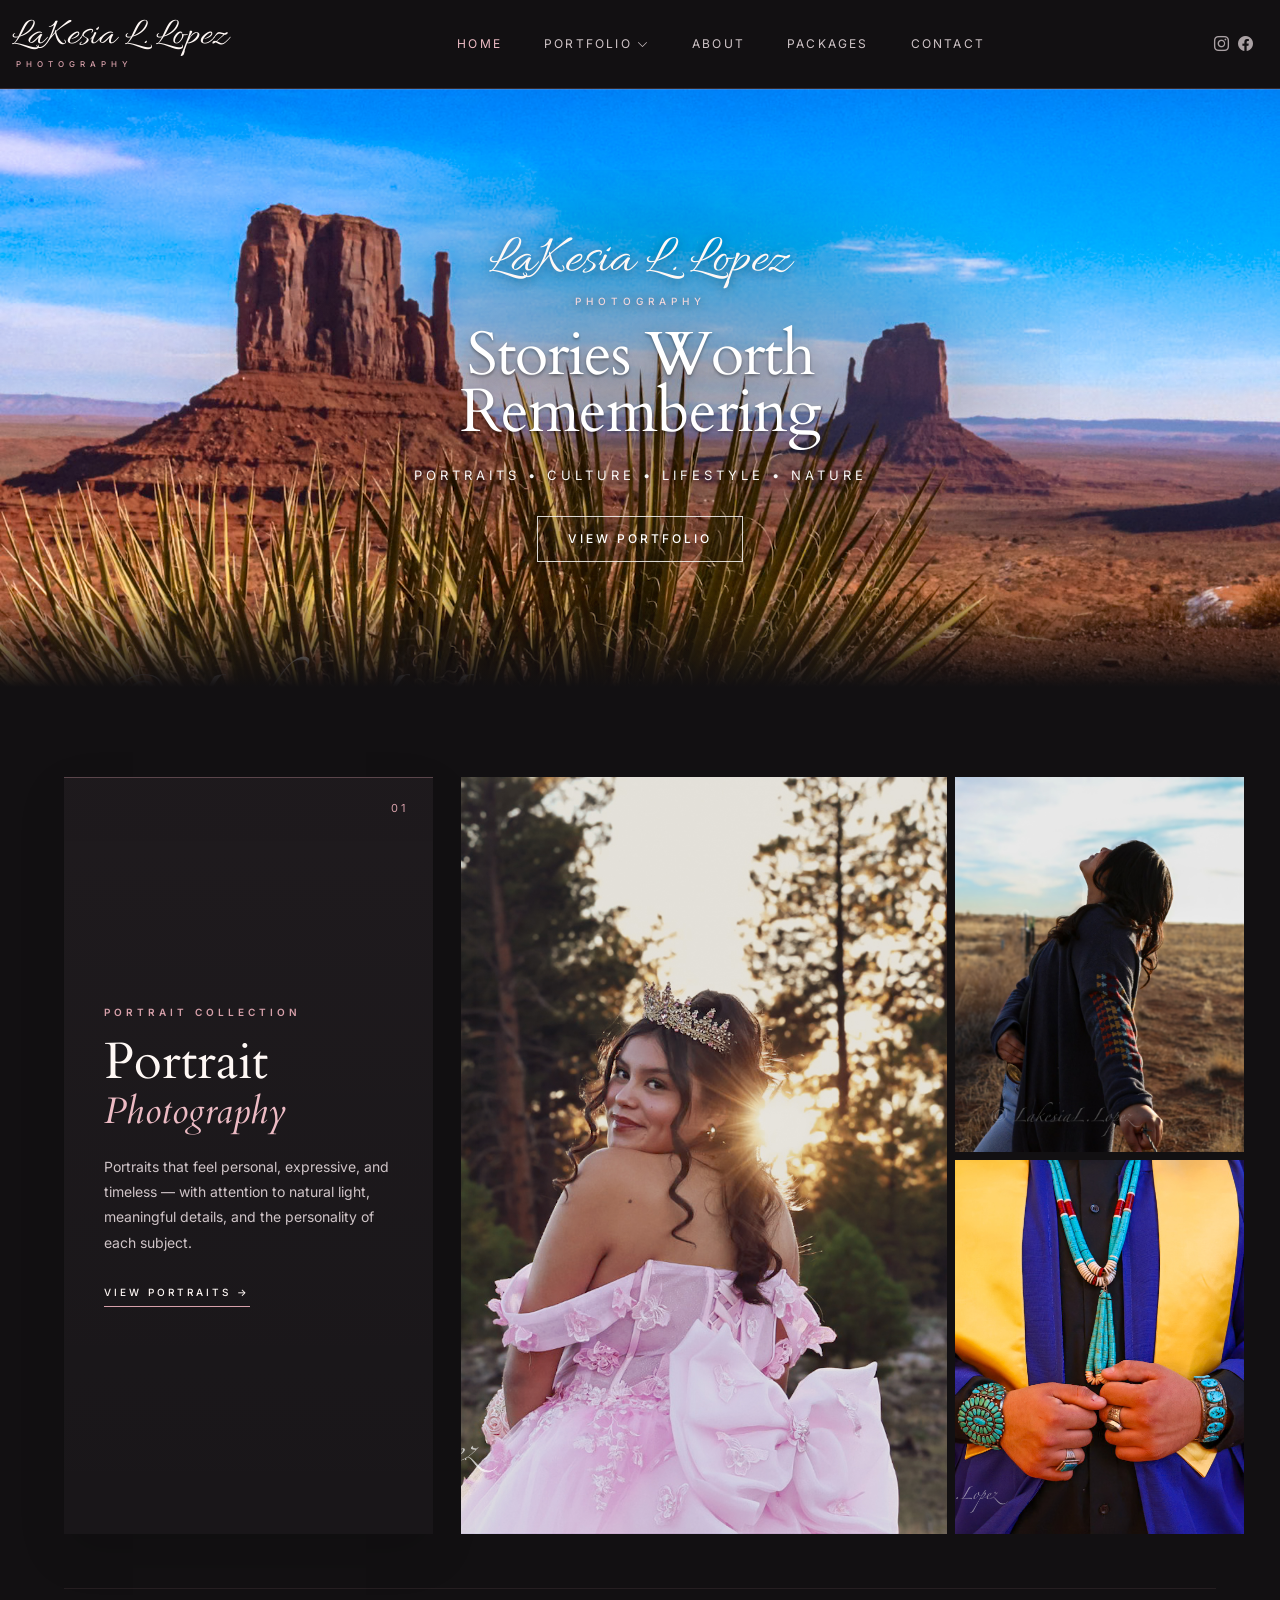
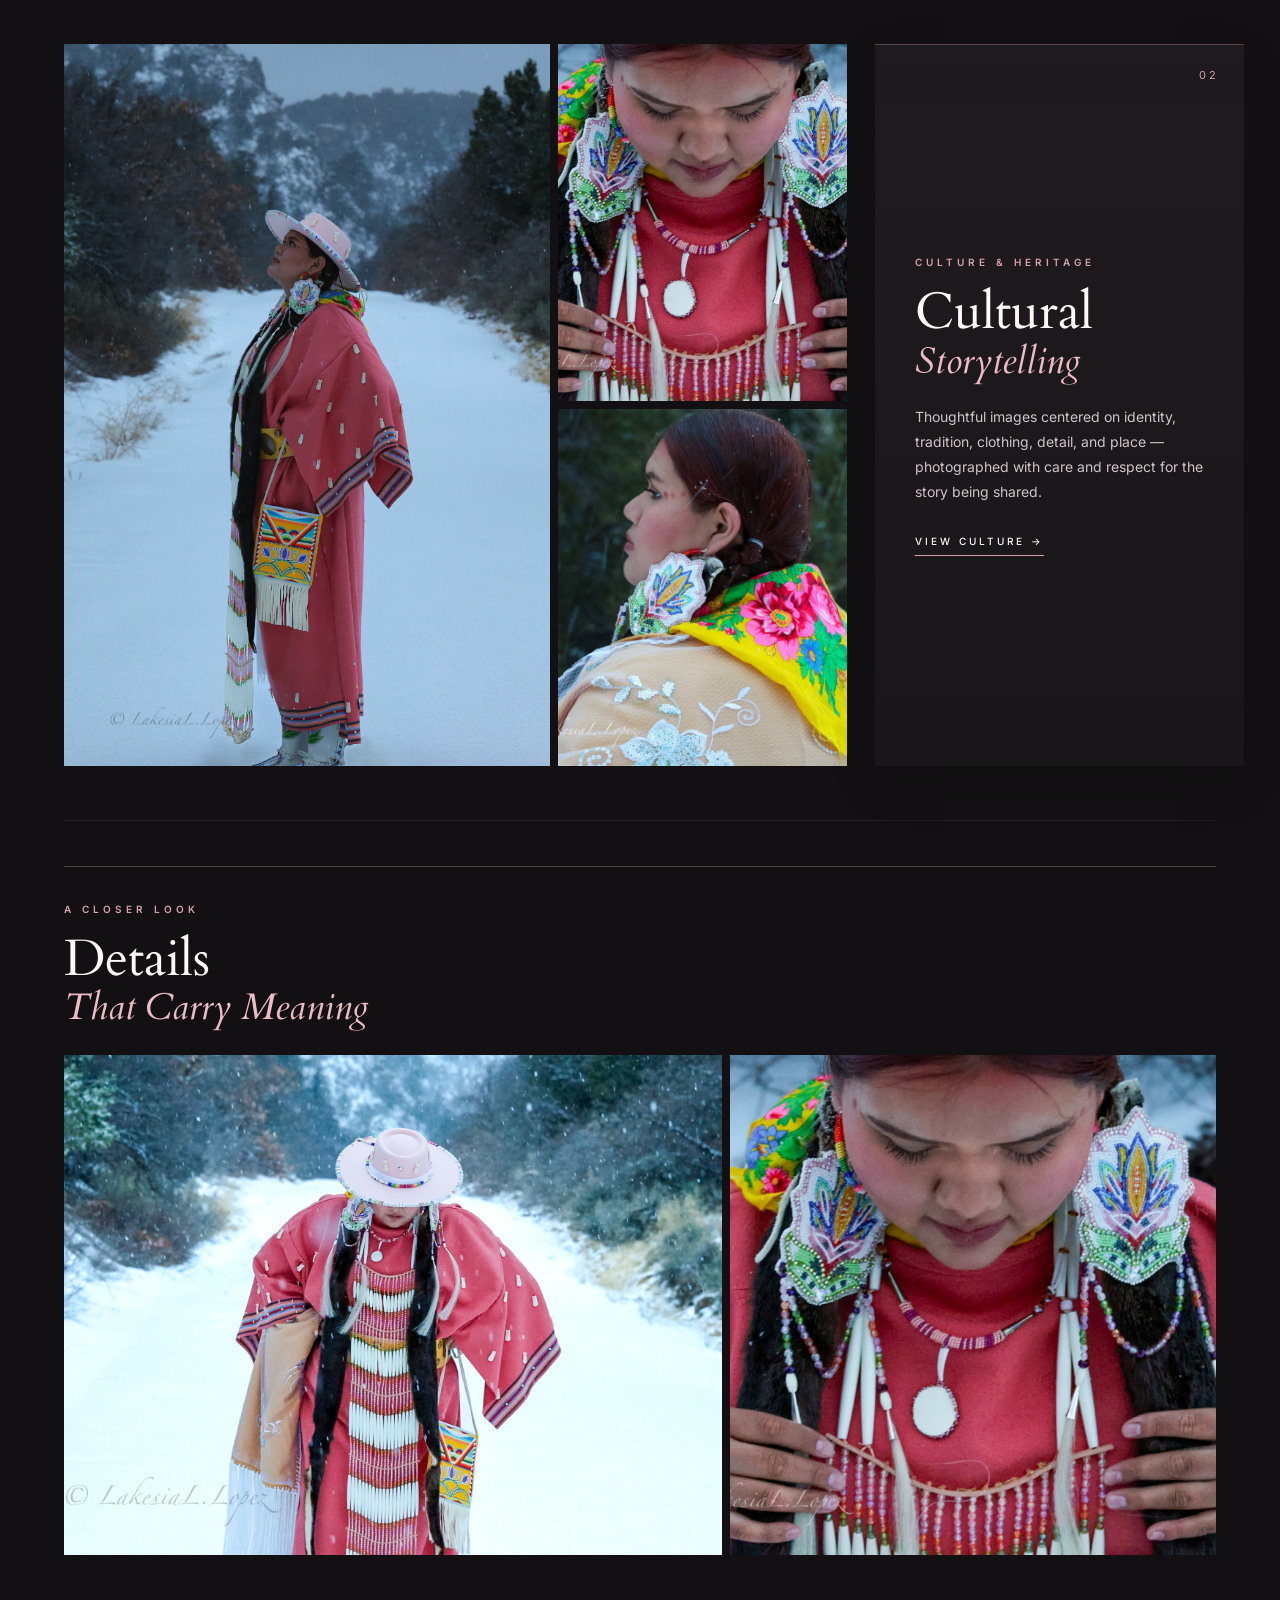
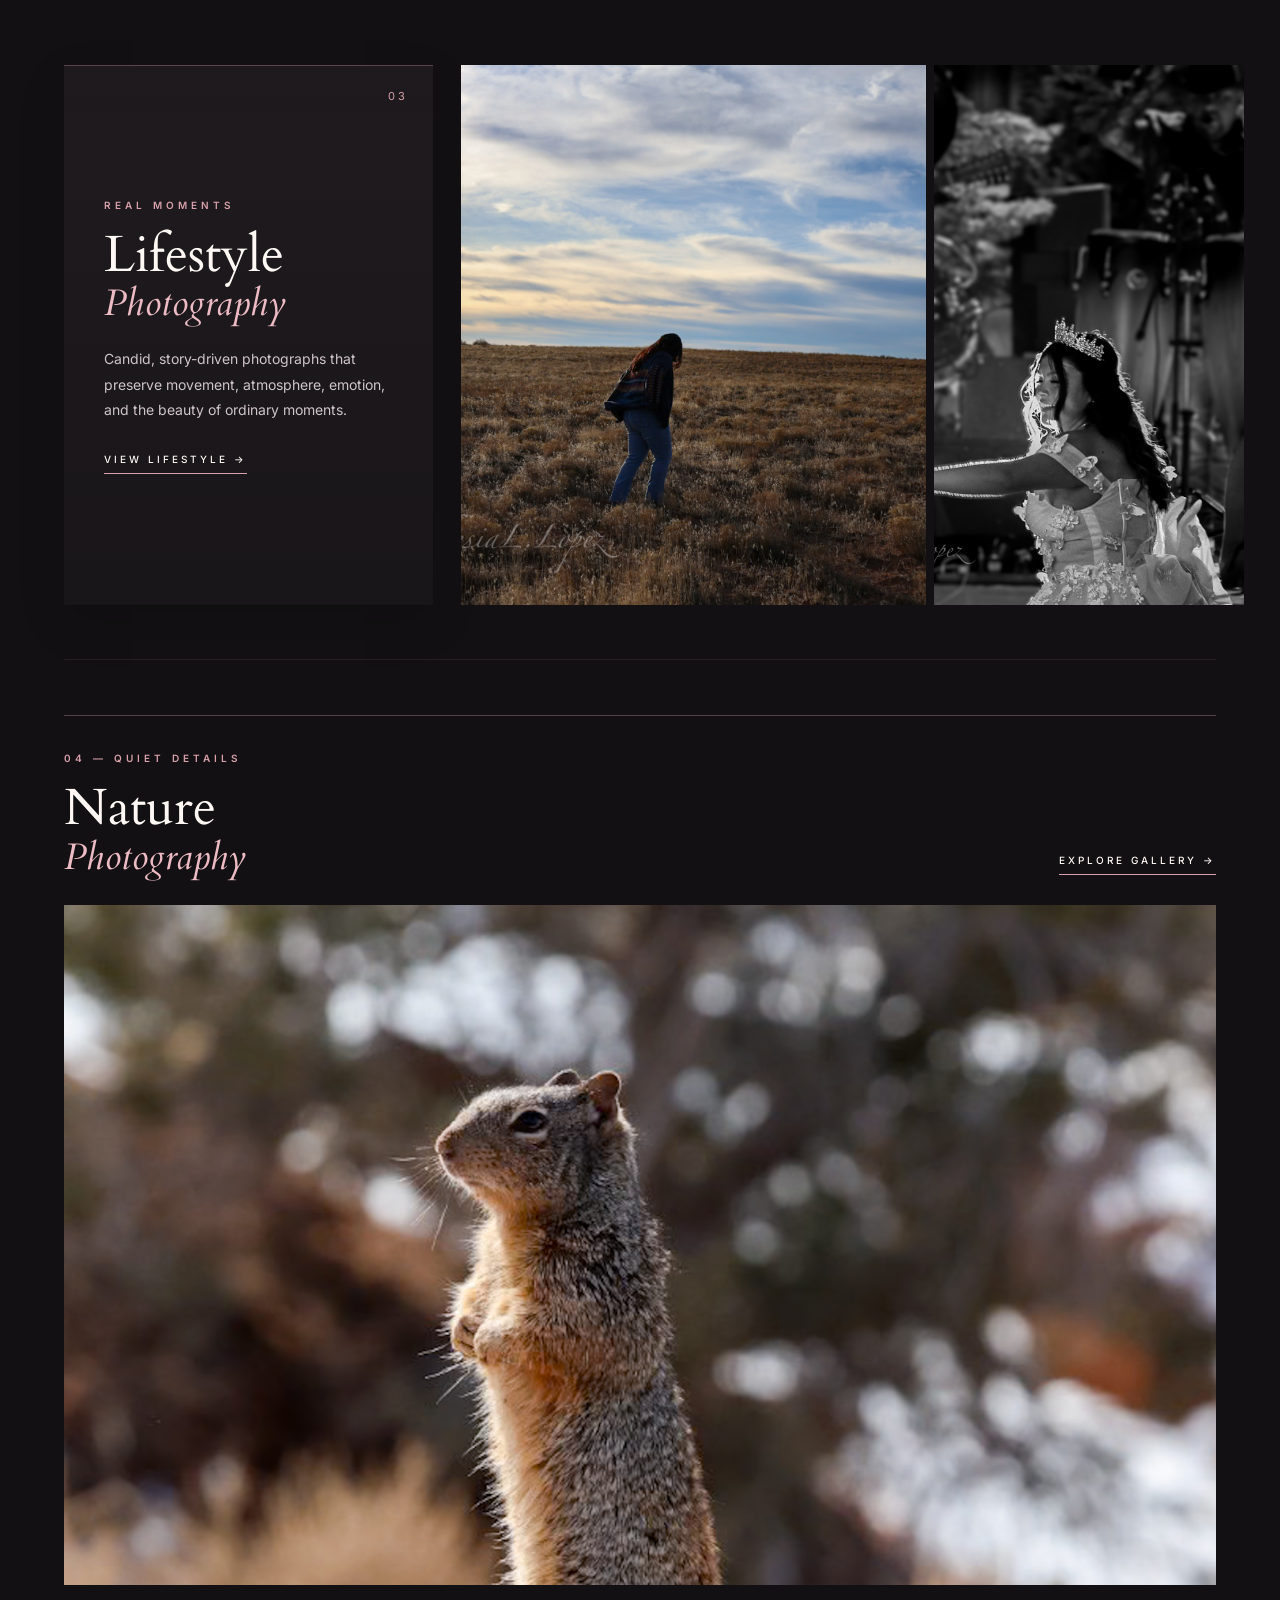
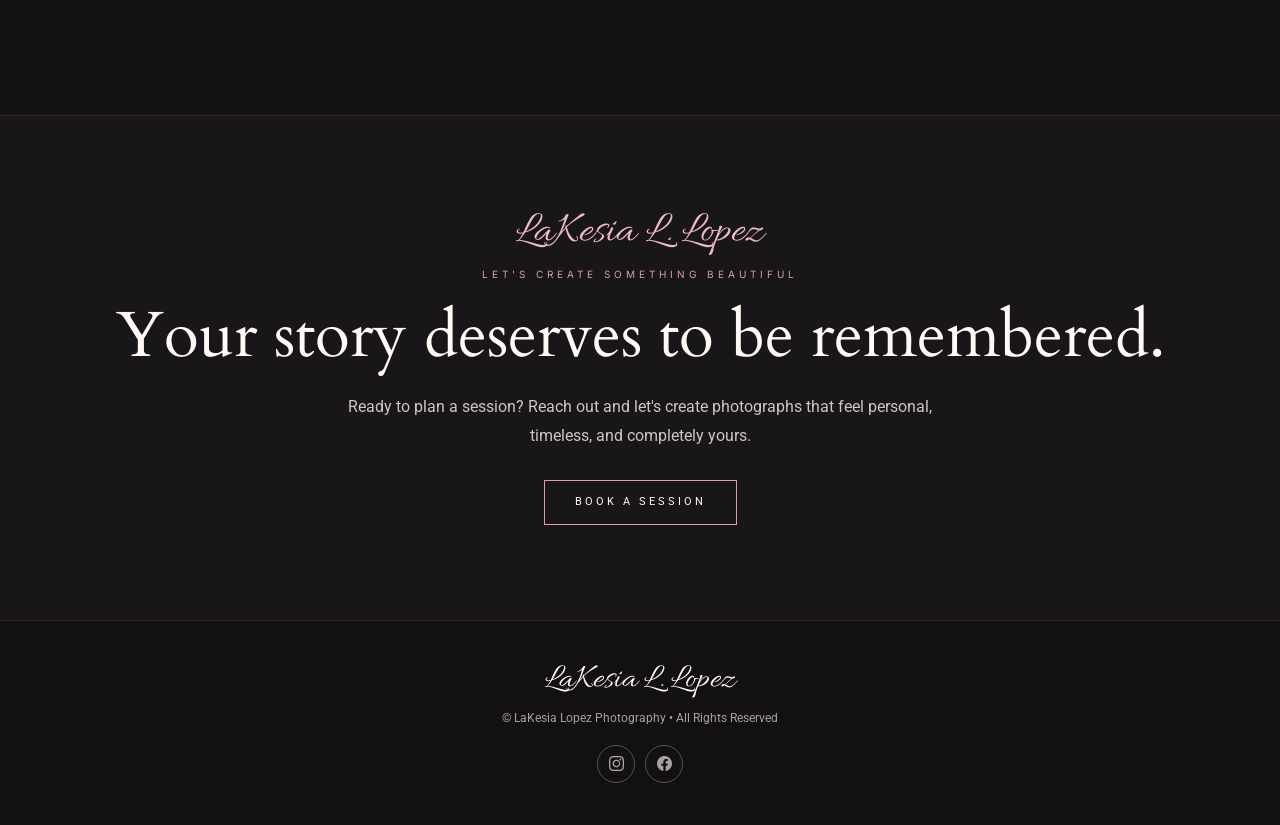
<file: index.html>
<!DOCTYPE html>
<html lang="en">

<head>
  <meta charset="utf-8">
  <meta name="viewport" content="width=device-width, initial-scale=1.0">

  <title>LaKesia Lopez Photography</title>
  <meta name="description" content="LaKesia Lopez Photography — portraits, cultural storytelling, lifestyle, and nature photography.">
  <meta name="keywords" content="LaKesia Lopez Photography, portraits, cultural photography, lifestyle photography, nature photography">

  <!-- Favicons -->
  <link rel="icon" type="image/png" href="assets/img/favicon.png?v=2">
  <link rel="shortcut icon" type="image/png" href="assets/img/favicon.png?v=2">
  <link rel="apple-touch-icon" href="assets/img/apple-touch-icon.png?v=2">
  <!-- Fonts -->
  <link href="https://fonts.googleapis.com" rel="preconnect">
  <link href="https://fonts.gstatic.com" rel="preconnect" crossorigin>
  <link href="https://fonts.googleapis.com/css2?family=Allura&family=Cardo:ital,wght@0,400;0,700;1,400;1,700&family=Inter:wght@300;400;500;600&family=Roboto:wght@300;400;500&display=swap" rel="stylesheet">

  <!-- Vendor CSS -->
  <link href="assets/vendor/bootstrap/css/bootstrap.min.css" rel="stylesheet">
  <link href="assets/vendor/bootstrap-icons/bootstrap-icons.css" rel="stylesheet">
  <link href="assets/vendor/aos/aos.css" rel="stylesheet">
  <link href="assets/vendor/glightbox/css/glightbox.min.css" rel="stylesheet">
  <link href="assets/vendor/swiper/swiper-bundle.min.css" rel="stylesheet">

  <!-- Main CSS -->
  <link href="assets/css/main.css" rel="stylesheet">

  <!--
  Template Name: PhotoFolio
  Template URL: https://bootstrapmade.com/photofolio-bootstrap-photography-website-template/
  Author: BootstrapMade.com
  License: https://bootstrapmade.com/license/
  -->
</head>

<body class="index-page">

  <!-- Header -->
  <header id="header" class="header d-flex align-items-center sticky-top">
    <div class="container-fluid position-relative d-flex align-items-center justify-content-between">

      <a href="index.html" class="logo d-flex align-items-center me-auto me-xl-0" aria-label="LaKesia Lopez Photography home">
        <div class="signature-logo">
          <span class="signature-name">LaKesia L. Lopez</span>
          <small class="signature-subtitle">Photography</small>
        </div>
      </a>

      <nav id="navmenu" class="navmenu">
        <ul>
          <li><a href="index.html" class="active">Home</a></li>

          <li class="dropdown">
            <a href="gallery.html">
              <span>Portfolio</span>
              <i class="bi bi-chevron-down toggle-dropdown"></i>
            </a>
            <ul>
              <li><a href="#portraits">Portraits</a></li>
              <li><a href="#culture">Culture</a></li>
              <li><a href="#lifestyle">Lifestyle</a></li>
              <li><a href="#nature">Nature</a></li>
            </ul>
          </li>

          <li><a href="about.html">About</a></li>
          <li><a href="services.html">Packages</a></li>
          <li><a href="contact.html">Contact</a></li>
        </ul>

        <i class="mobile-nav-toggle d-xl-none bi bi-list"></i>
      </nav>

      <div class="header-social-links">
        <a href="#" aria-label="Instagram"><i class="bi bi-instagram"></i></a>
        <a href="#" aria-label="Facebook"><i class="bi bi-facebook"></i></a>
      </div>

    </div>
  </header>
  <!-- /Header -->


  <main class="main">

    <!-- Hero -->
    <section id="hero" class="hero section">
      <div class="container">
        <div class="row justify-content-center">
          <div class="col-lg-8 text-center" data-aos="fade-up" data-aos-delay="100">

            <div class="hero-signature">
              <span class="signature-name">LaKesia L. Lopez</span>
              <small class="signature-subtitle">Photography</small>
            </div>

            <h1 class="hero-main">Stories Worth Remembering</h1>

            <p class="hero-categories">Portraits • Culture • Lifestyle • Nature</p>

            <a href="#portraits" class="btn-get-started">View Portfolio</a>

          </div>
        </div>
      </div>
    </section>
    <!-- /Hero -->


    <!-- Editorial Portfolio -->
    <section class="editorial-portfolio">

      <!-- Portraits -->
      <div id="portraits" class="portfolio-spread" data-aos="fade-up">

        <div class="portfolio-info">
          <span class="section-number">01</span>

          <p class="portfolio-label">Portrait Collection</p>

          <h2>
            Portrait
            <span>Photography</span>
          </h2>

          <p class="portfolio-description">
            Portraits that feel personal, expressive, and timeless — with attention to
            natural light, meaningful details, and the personality of each subject.
          </p>

          <a href="gallery.html" class="portfolio-link">View Portraits →</a>
        </div>

        <div class="portfolio-images portrait-showcase">
          <img class="portrait-wide" src="assets/img/gallery/portrait-1.jpeg" alt="Portrait in a pink dress at sunset">
          <img class="portrait-tall" src="assets/img/gallery/portrait-2.jpeg" alt="Outdoor portrait looking toward the sky">
          <img class="portrait-detail" src="assets/img/gallery/portrait-3.jpeg" alt="Graduation portrait detail with turquoise jewelry">
        </div>

      </div>


      <!-- Culture -->
      <div id="culture" class="portfolio-spread portfolio-spread-reverse" data-aos="fade-up">

        <div class="portfolio-images culture-layout">
          <img class="culture-main" src="assets/img/gallery/culture-2.jpeg" alt="Cultural portrait in the snow">

          <div class="stacked-images">
            <img src="assets/img/gallery/culture-1.jpeg" alt="Close-up cultural portrait">
            <img src="assets/img/gallery/culture-4.jpeg" alt="Profile cultural portrait">
          </div>
        </div>

        <div class="portfolio-info">
          <span class="section-number">02</span>

          <p class="portfolio-label">Culture & Heritage</p>

          <h2>
            Cultural
            <span>Storytelling</span>
          </h2>

          <p class="portfolio-description">
            Thoughtful images centered on identity, tradition, clothing, detail, and place —
            photographed with care and respect for the story being shared.
          </p>

          <a href="gallery.html" class="portfolio-link">View Culture →</a>
        </div>

      </div>


      <!-- Culture Feature -->
      <div class="portfolio-feature culture-feature" data-aos="fade-up">

        <div class="feature-heading">
          <div>
            <p class="portfolio-label">A Closer Look</p>

            <h2>
              Details
              <span>That Carry Meaning</span>
            </h2>
          </div>
        </div>

        <div class="culture-feature-grid">
          <img src="assets/img/gallery/culture-3.jpeg" alt="Cultural portrait in falling snow">
          <img src="assets/img/gallery/culture-1.jpeg" alt="Beaded cultural details">
        </div>

      </div>


      <!-- Lifestyle -->
      <div id="lifestyle" class="portfolio-spread" data-aos="fade-up">

        <div class="portfolio-info">
          <span class="section-number">03</span>

          <p class="portfolio-label">Real Moments</p>

          <h2>
            Lifestyle
            <span>Photography</span>
          </h2>

          <p class="portfolio-description">
            Candid, story-driven photographs that preserve movement, atmosphere,
            emotion, and the beauty of ordinary moments.
          </p>

          <a href="gallery.html" class="portfolio-link">View Lifestyle →</a>
        </div>

        <div class="portfolio-images lifestyle-showcase">
          <img class="lifestyle-wide" src="assets/img/gallery/lifestyle-1.jpeg" alt="Person walking through an open field beneath a wide sky">
          <img class="lifestyle-event" src="assets/img/gallery/lifestyle-2.jpeg" alt="Black and white candid event photograph">
        </div>

      </div>


      <!-- Nature -->
      <div id="nature" class="portfolio-feature nature-feature" data-aos="fade-up">

        <div class="feature-heading">
          <div>
            <p class="portfolio-label">04 — Quiet Details</p>

            <h2>
              Nature
              <span>Photography</span>
            </h2>
          </div>

          <a href="gallery.html" class="portfolio-link">Explore Gallery →</a>
        </div>

        <div class="nature-showcase">
          <img src="assets/img/gallery/nature-1.jpeg" alt="Squirrel standing in winter light">
        </div>

      </div>

    </section>
    <!-- /Editorial Portfolio -->


    <!-- Closing CTA -->
    <section class="closing-cta section">
      <div class="container text-center" data-aos="fade-up">

        <div class="closing-signature">LaKesia L. Lopez</div>

        <p class="closing-kicker">Let's create something beautiful</p>

        <h2>Your story deserves to be remembered.</h2>

        <p class="closing-copy">
          Ready to plan a session? Reach out and let's create photographs that feel
          personal, timeless, and completely yours.
        </p>

        <a href="contact.html" class="closing-button">Book a Session</a>

      </div>
    </section>
    <!-- /Closing CTA -->

  </main>


  <!-- Footer -->
  <footer id="footer" class="footer">
    <div class="container text-center">

      <div class="footer-signature">LaKesia L. Lopez</div>

      <div class="copyright">
        <p>© LaKesia Lopez Photography • All Rights Reserved</p>
      </div>

      <div class="social-links d-flex justify-content-center">
        <a href="#" aria-label="Instagram"><i class="bi bi-instagram"></i></a>
        <a href="#" aria-label="Facebook"><i class="bi bi-facebook"></i></a>
      </div>

      <!--
      Template: PhotoFolio by BootstrapMade.
      Licensing information: https://bootstrapmade.com/license/
      -->

    </div>
  </footer>
  <!-- /Footer -->


  <!-- Scroll Top -->
  <a href="#" id="scroll-top" class="scroll-top d-flex align-items-center justify-content-center" aria-label="Back to top">
    <i class="bi bi-arrow-up-short"></i>
  </a>

  <!-- Preloader -->
  <div id="preloader">
    <div class="line"></div>
  </div>

  <!-- Vendor JS -->
  <script src="assets/vendor/bootstrap/js/bootstrap.bundle.min.js"></script>
  <script src="assets/vendor/php-email-form/validate.js"></script>
  <script src="assets/vendor/aos/aos.js"></script>
  <script src="assets/vendor/glightbox/js/glightbox.min.js"></script>
  <script src="assets/vendor/swiper/swiper-bundle.min.js"></script>

  <!-- Main JS -->
  <script src="assets/js/main.js"></script>

</body>
</html>
</file>
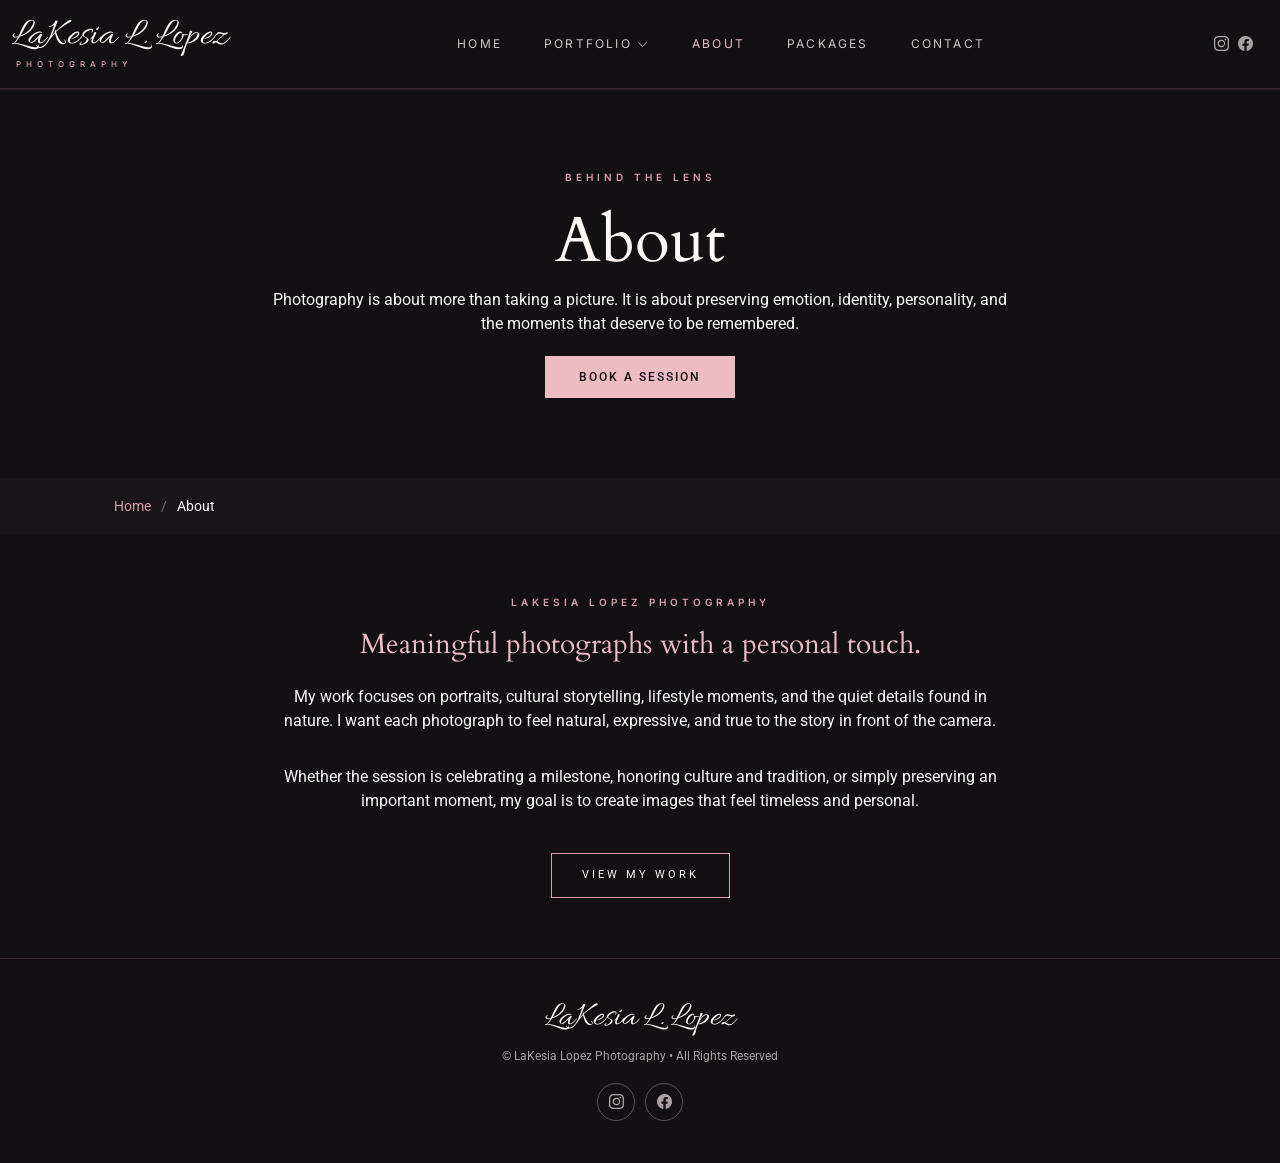
<file: about.html>
<!DOCTYPE html>
<html lang="en">
<head>
  <meta charset="utf-8">
  <meta name="viewport" content="width=device-width, initial-scale=1.0">

  <title>About | LaKesia Lopez Photography</title>
  <meta name="description" content="Learn more about LaKesia Lopez Photography and the storytelling approach behind the work.">

  <link href="assets/img/favicon.png" rel="icon">
  <link href="assets/img/apple-touch-icon.png" rel="apple-touch-icon">

  <link href="https://fonts.googleapis.com" rel="preconnect">
  <link href="https://fonts.gstatic.com" rel="preconnect" crossorigin>
  <link href="https://fonts.googleapis.com/css2?family=Allura&family=Cardo:ital,wght@0,400;0,700;1,400;1,700&family=Inter:wght@300;400;500;600&family=Roboto:wght@300;400;500&display=swap" rel="stylesheet">

  <link href="assets/vendor/bootstrap/css/bootstrap.min.css" rel="stylesheet">
  <link href="assets/vendor/bootstrap-icons/bootstrap-icons.css" rel="stylesheet">
  <link href="assets/vendor/aos/aos.css" rel="stylesheet">
  <link href="assets/vendor/glightbox/css/glightbox.min.css" rel="stylesheet">
  <link href="assets/vendor/swiper/swiper-bundle.min.css" rel="stylesheet">

  <link href="assets/css/main.css" rel="stylesheet">

  <!--
  Template: PhotoFolio by BootstrapMade
  https://bootstrapmade.com/photofolio-bootstrap-photography-website-template/
  License: https://bootstrapmade.com/license/
  -->
</head>
<body class="about-page">
  <header id="header" class="header d-flex align-items-center sticky-top">
    <div class="container-fluid position-relative d-flex align-items-center justify-content-between">

      <a href="index.html" class="logo d-flex align-items-center me-auto me-xl-0" aria-label="LaKesia Lopez Photography home">
        <div class="signature-logo">
          <span class="signature-name">LaKesia L. Lopez</span>
          <small class="signature-subtitle">Photography</small>
        </div>
      </a>

      <nav id="navmenu" class="navmenu">
        <ul>
          <li><a href="index.html">Home</a></li>

          <li class="dropdown">
            <a href="gallery.html">
              <span>Portfolio</span>
              <i class="bi bi-chevron-down toggle-dropdown"></i>
            </a>
            <ul>
              <li><a href="index.html#portraits">Portraits</a></li>
              <li><a href="index.html#culture">Culture</a></li>
              <li><a href="index.html#lifestyle">Lifestyle</a></li>
              <li><a href="index.html#nature">Nature</a></li>
            </ul>
          </li>

          <li><a href="about.html" class="active">About</a></li>
          <li><a href="services.html">Packages</a></li>
          <li><a href="contact.html">Contact</a></li>
        </ul>

        <i class="mobile-nav-toggle d-xl-none bi bi-list"></i>
      </nav>

      <div class="header-social-links">
        <a href="#" aria-label="Instagram"><i class="bi bi-instagram"></i></a>
        <a href="#" aria-label="Facebook"><i class="bi bi-facebook"></i></a>
      </div>

    </div>
  </header>

  <main class="main">
    <div class="page-title" data-aos="fade">
      <div class="heading">
        <div class="container">
          <div class="row d-flex justify-content-center text-center">
            <div class="col-lg-8">
              <p class="portfolio-label">Behind the Lens</p>
              <h1>About</h1>
              <p class="mb-0">Photography is about more than taking a picture. It is about preserving emotion, identity, personality, and the moments that deserve to be remembered.</p>
          <a href="contact.html" class="cta-btn">Book a Session</a>
            </div>
          </div>
        </div>
      </div>

      <nav class="breadcrumbs">
        <div class="container">
          <ol>
            <li><a href="index.html">Home</a></li>
            <li class="current">About</li>
          </ol>
        </div>
      </nav>
    </div>
    <section id="about" class="about section">
      <div class="container" data-aos="fade-up">

        <div class="row justify-content-center">
          <div class="col-lg-8 content text-center">

            <p class="portfolio-label">LaKesia Lopez Photography</p>

            <h2>Meaningful photographs with a personal touch.</h2>

            <p class="py-3">
              My work focuses on portraits, cultural storytelling, lifestyle moments,
              and the quiet details found in nature. I want each photograph to feel
              natural, expressive, and true to the story in front of the camera.
            </p>

            <p>
              Whether the session is celebrating a milestone, honoring culture and
              tradition, or simply preserving an important moment, my goal is to create
              images that feel timeless and personal.
            </p>

            <a href="gallery.html" class="closing-button mt-4">View My Work</a>

          </div>
        </div>

      </div>
    </section>
  </main>
  <footer id="footer" class="footer">
    <div class="container text-center">

      <div class="footer-signature">LaKesia L. Lopez</div>

      <div class="copyright">
        <p>© LaKesia Lopez Photography • All Rights Reserved</p>
      </div>

      <div class="social-links d-flex justify-content-center">
        <a href="#" aria-label="Instagram"><i class="bi bi-instagram"></i></a>
        <a href="#" aria-label="Facebook"><i class="bi bi-facebook"></i></a>
      </div>

      <!--
      Template: PhotoFolio by BootstrapMade.
      Licensing information: https://bootstrapmade.com/license/
      -->

    </div>
  </footer>

  <a href="#" id="scroll-top" class="scroll-top d-flex align-items-center justify-content-center" aria-label="Back to top">
    <i class="bi bi-arrow-up-short"></i>
  </a>

  <div id="preloader">
    <div class="line"></div>
  </div>

  <script src="assets/vendor/bootstrap/js/bootstrap.bundle.min.js"></script>
  <script src="assets/vendor/php-email-form/validate.js"></script>
  <script src="assets/vendor/aos/aos.js"></script>
  <script src="assets/vendor/glightbox/js/glightbox.min.js"></script>
  <script src="assets/vendor/swiper/swiper-bundle.min.js"></script>
  <script src="assets/js/main.js"></script>

</body>
</html>
</file>
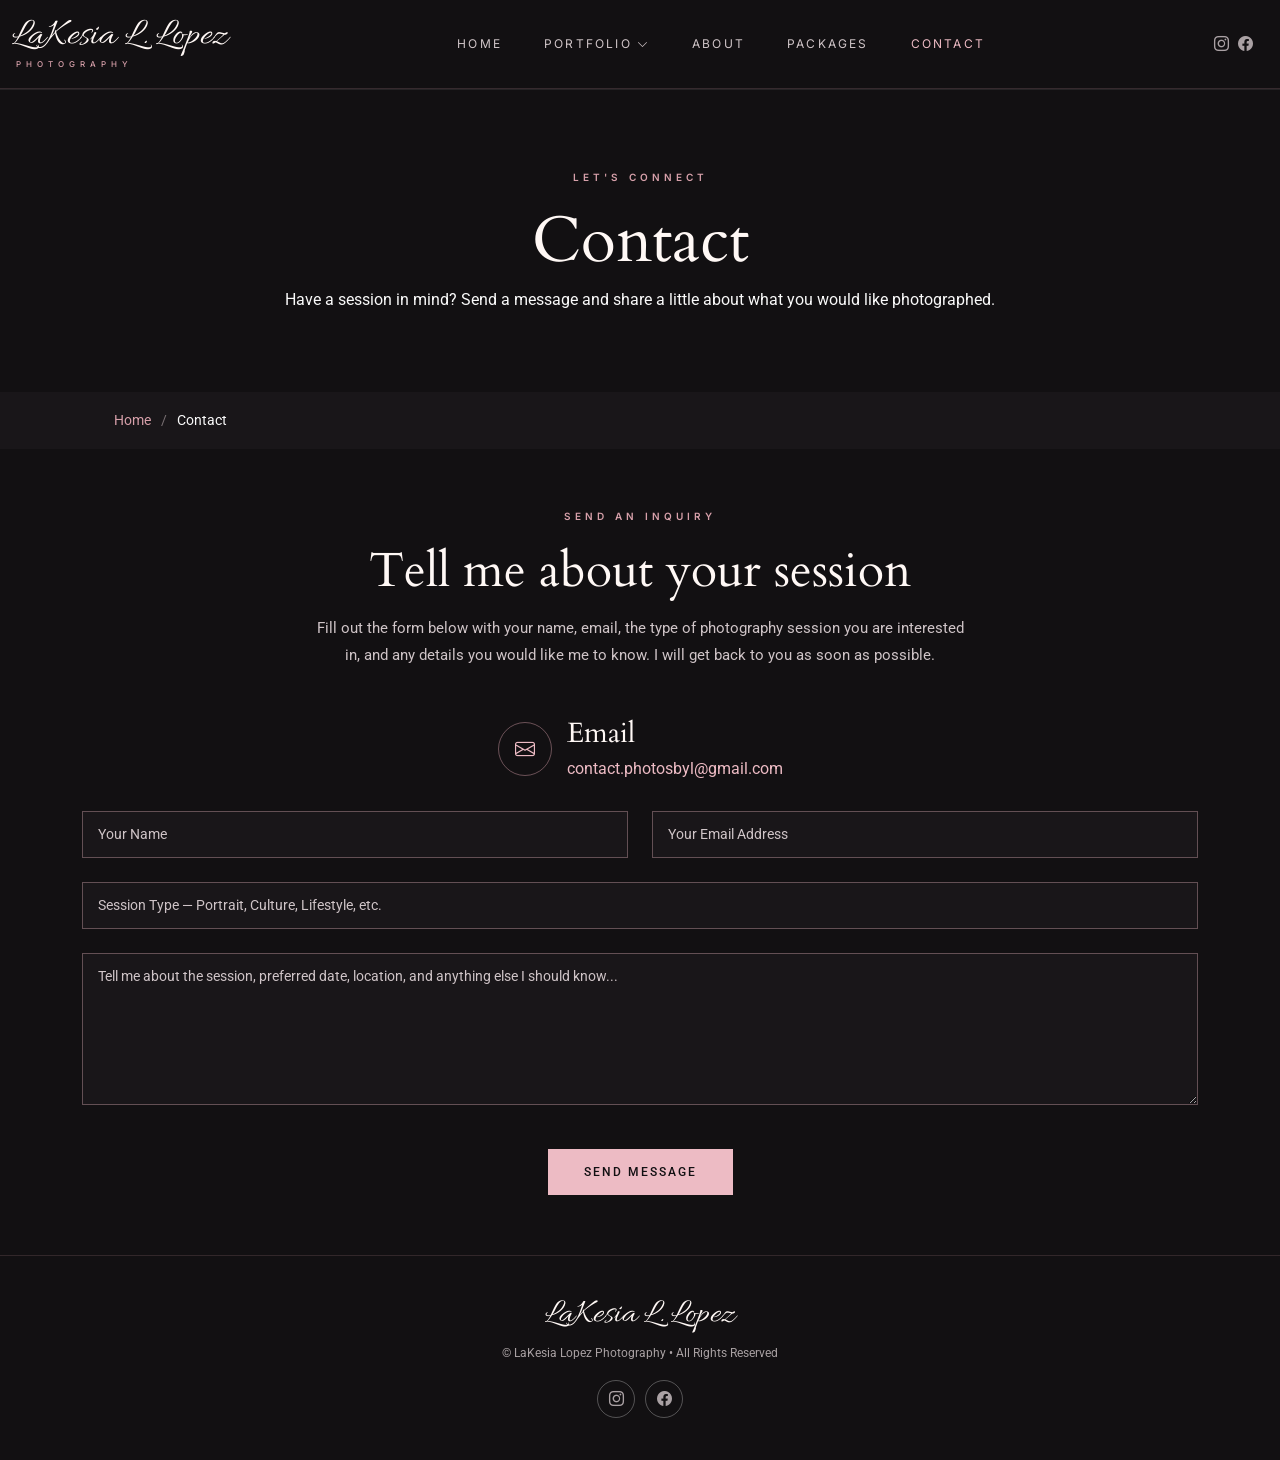
<file: contact.html>
<!DOCTYPE html>
<html lang="en">
<head>
  <meta charset="utf-8">
  <meta name="viewport" content="width=device-width, initial-scale=1.0">

  <title>Contact | LaKesia Lopez Photography</title>
  <meta name="description" content="Contact LaKesia Lopez Photography to ask about a photography session.">

  <link href="assets/img/favicon.png" rel="icon">
  <link href="assets/img/apple-touch-icon.png" rel="apple-touch-icon">

  <link href="https://fonts.googleapis.com" rel="preconnect">
  <link href="https://fonts.gstatic.com" rel="preconnect" crossorigin>
  <link href="https://fonts.googleapis.com/css2?family=Allura&family=Cardo:ital,wght@0,400;0,700;1,400;1,700&family=Inter:wght@300;400;500;600&family=Roboto:wght@300;400;500&display=swap" rel="stylesheet">

  <link href="assets/vendor/bootstrap/css/bootstrap.min.css" rel="stylesheet">
  <link href="assets/vendor/bootstrap-icons/bootstrap-icons.css" rel="stylesheet">
  <link href="assets/vendor/aos/aos.css" rel="stylesheet">
  <link href="assets/vendor/glightbox/css/glightbox.min.css" rel="stylesheet">
  <link href="assets/vendor/swiper/swiper-bundle.min.css" rel="stylesheet">

  <link href="assets/css/main.css" rel="stylesheet">

  <!--
  Template: PhotoFolio by BootstrapMade
  https://bootstrapmade.com/photofolio-bootstrap-photography-website-template/
  License: https://bootstrapmade.com/license/
  -->
</head>

<body class="contact-page">

  <header id="header" class="header d-flex align-items-center sticky-top">
    <div class="container-fluid position-relative d-flex align-items-center justify-content-between">

      <a href="index.html" class="logo d-flex align-items-center me-auto me-xl-0" aria-label="LaKesia Lopez Photography home">
        <div class="signature-logo">
          <span class="signature-name">LaKesia L. Lopez</span>
          <small class="signature-subtitle">Photography</small>
        </div>
      </a>

      <nav id="navmenu" class="navmenu">
        <ul>
          <li><a href="index.html">Home</a></li>

          <li class="dropdown">
            <a href="gallery.html">
              <span>Portfolio</span>
              <i class="bi bi-chevron-down toggle-dropdown"></i>
            </a>
            <ul>
              <li><a href="index.html#portraits">Portraits</a></li>
              <li><a href="index.html#culture">Culture</a></li>
              <li><a href="index.html#lifestyle">Lifestyle</a></li>
              <li><a href="index.html#nature">Nature</a></li>
            </ul>
          </li>

          <li><a href="about.html">About</a></li>
          <li><a href="services.html">Packages</a></li>
          <li><a href="contact.html" class="active">Contact</a></li>
        </ul>

        <i class="mobile-nav-toggle d-xl-none bi bi-list"></i>
      </nav>

      <div class="header-social-links">
        <a href="#" aria-label="Instagram"><i class="bi bi-instagram"></i></a>
        <a href="#" aria-label="Facebook"><i class="bi bi-facebook"></i></a>
      </div>

    </div>
  </header>

  <main class="main">

    <div class="page-title" data-aos="fade">
      <div class="heading">
        <div class="container">
          <div class="row d-flex justify-content-center text-center">
            <div class="col-lg-8">
              <p class="portfolio-label">Let's Connect</p>
              <h1>Contact</h1>
              <p class="mb-0">
                Have a session in mind? Send a message and share a little about
                what you would like photographed.
              </p>
            </div>
          </div>
        </div>
      </div>

      <nav class="breadcrumbs">
        <div class="container">
          <ol>
            <li><a href="index.html">Home</a></li>
            <li class="current">Contact</li>
          </ol>
        </div>
      </nav>
    </div>

    <section id="contact" class="contact section">
      <div class="container" data-aos="fade-up" data-aos-delay="100">

        <div class="contact-intro text-center mb-5" data-aos="fade-up">
          <p class="portfolio-label">Send an Inquiry</p>

          <h2>Tell me about your session</h2>

          <p>
            Fill out the form below with your name, email, the type of photography
            session you are interested in, and any details you would like me to know.
            I will get back to you as soon as possible.
          </p>
        </div>

        <div class="info-wrap" data-aos="fade-up" data-aos-delay="200">
          <div class="row justify-content-center">
            <div class="col-lg-6">

              <div class="info-item d-flex align-items-center justify-content-center">
                <i class="bi bi-envelope flex-shrink-0"></i>
                <div>
                  <h3>Email</h3>
                  <p>
                    <a href="mailto:contact.photosbyl@gmail.com">contact.photosbyl@gmail.com</a>
                  </p>
                </div>
              </div>

            </div>
          </div>
        </div>

        <form action="https://formsubmit.co/contact.photosbyl@gmail.com" method="POST" class="php-email-form" data-aos="fade-up" data-aos-delay="300">
          <input type="hidden" name="_subject" value="New Photography Session Inquiry">
          <input type="hidden" name="_template" value="table">

          <div class="row gy-4">

            <div class="col-md-6">
              <input type="text" name="name" class="form-control" placeholder="Your Name" required>
            </div>

            <div class="col-md-6">
              <input type="email" name="email" class="form-control" placeholder="Your Email Address" required>
            </div>

            <div class="col-md-12">
              <input type="text" name="subject" class="form-control" placeholder="Session Type — Portrait, Culture, Lifestyle, etc." required>
            </div>

            <div class="col-md-12">
              <textarea class="form-control" name="message" rows="6" placeholder="Tell me about the session, preferred date, location, and anything else I should know..." required></textarea>
            </div>

            <div class="col-md-12 text-center">              <button type="submit">Send Message</button>
            </div>

          </div>
        </form>

      </div>
    </section>

  </main>

  <footer id="footer" class="footer">
    <div class="container text-center">

      <div class="footer-signature">LaKesia L. Lopez</div>

      <div class="copyright">
        <p>© LaKesia Lopez Photography • All Rights Reserved</p>
      </div>

      <div class="social-links d-flex justify-content-center">
        <a href="#" aria-label="Instagram"><i class="bi bi-instagram"></i></a>
        <a href="#" aria-label="Facebook"><i class="bi bi-facebook"></i></a>
      </div>

      <!--
      Template: PhotoFolio by BootstrapMade.
      Licensing information: https://bootstrapmade.com/license/
      -->

    </div>
  </footer>

  <a href="#" id="scroll-top" class="scroll-top d-flex align-items-center justify-content-center" aria-label="Back to top">
    <i class="bi bi-arrow-up-short"></i>
  </a>

  <div id="preloader">
    <div class="line"></div>
  </div>

  <script src="assets/vendor/bootstrap/js/bootstrap.bundle.min.js"></script>
  <script src="assets/vendor/aos/aos.js"></script>
  <script src="assets/vendor/glightbox/js/glightbox.min.js"></script>
  <script src="assets/vendor/swiper/swiper-bundle.min.js"></script>
  <script src="assets/js/main.js"></script>

</body>
</html>
</file>
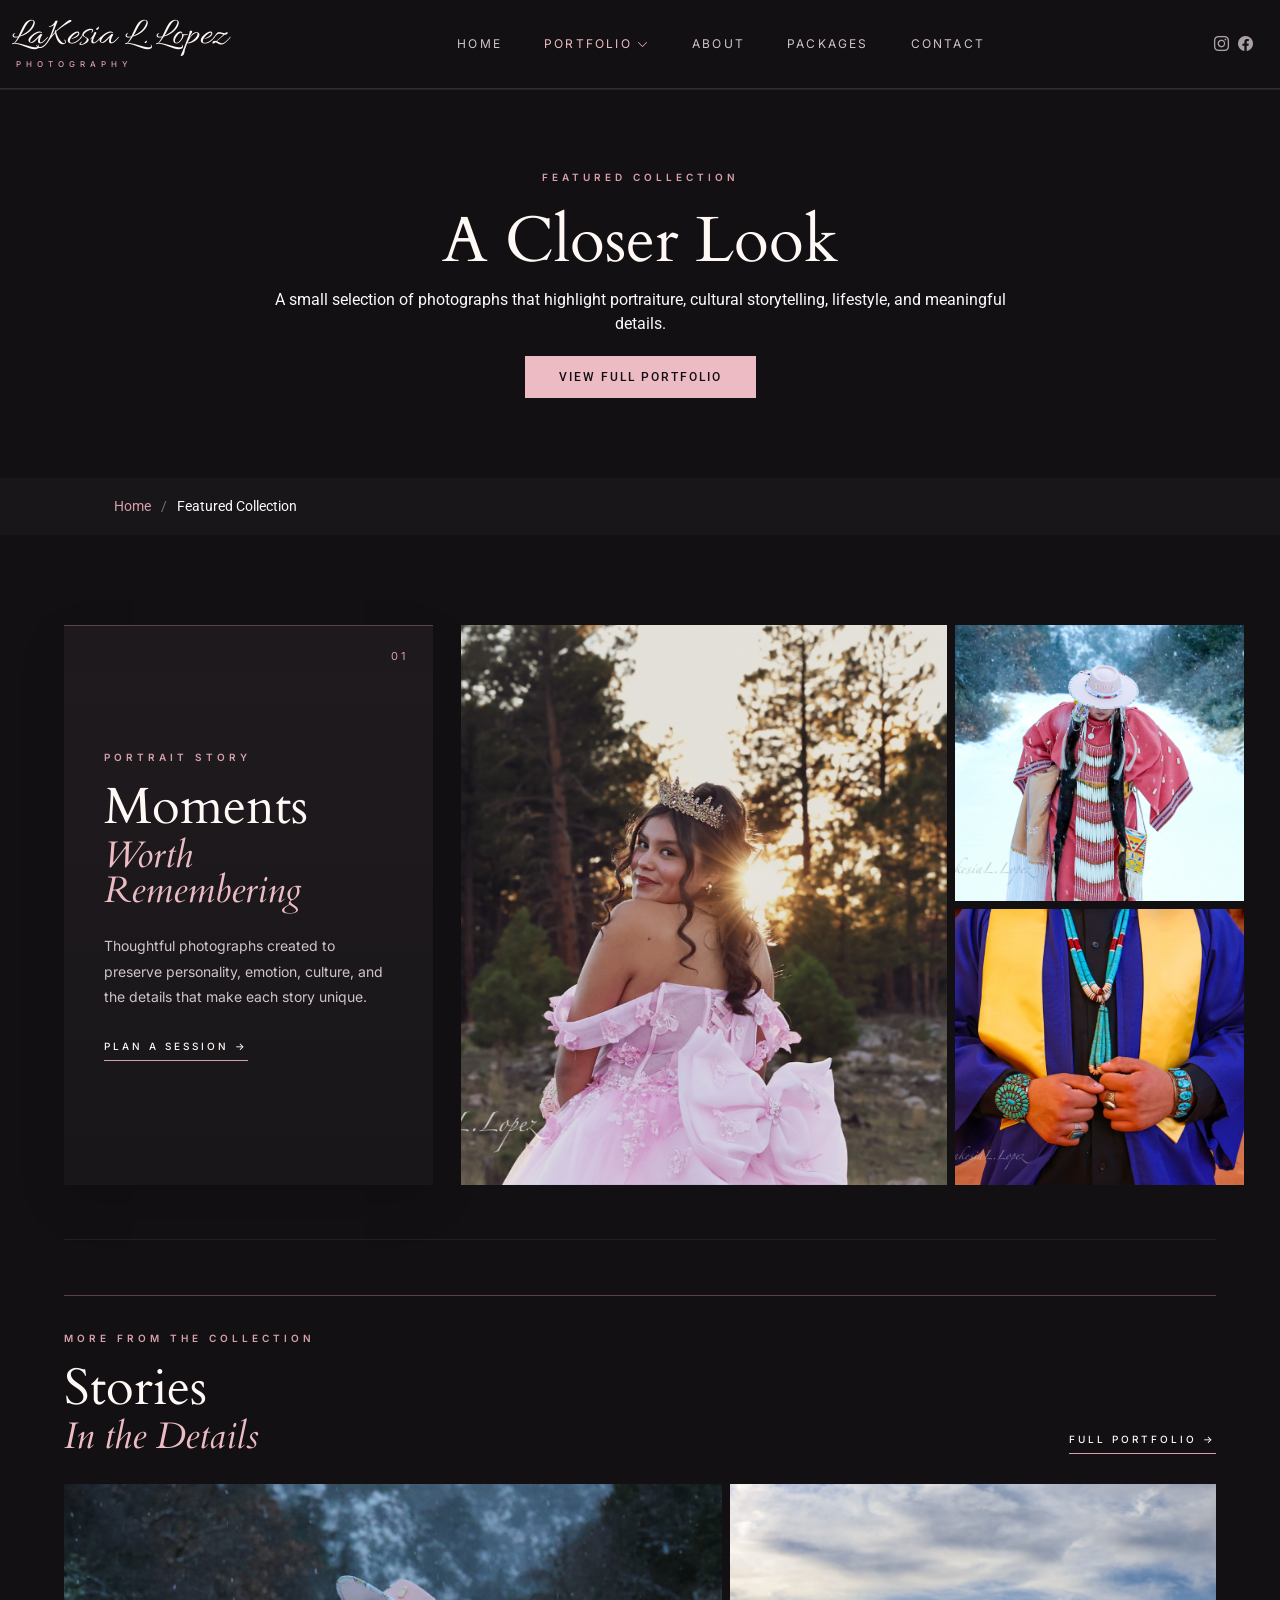
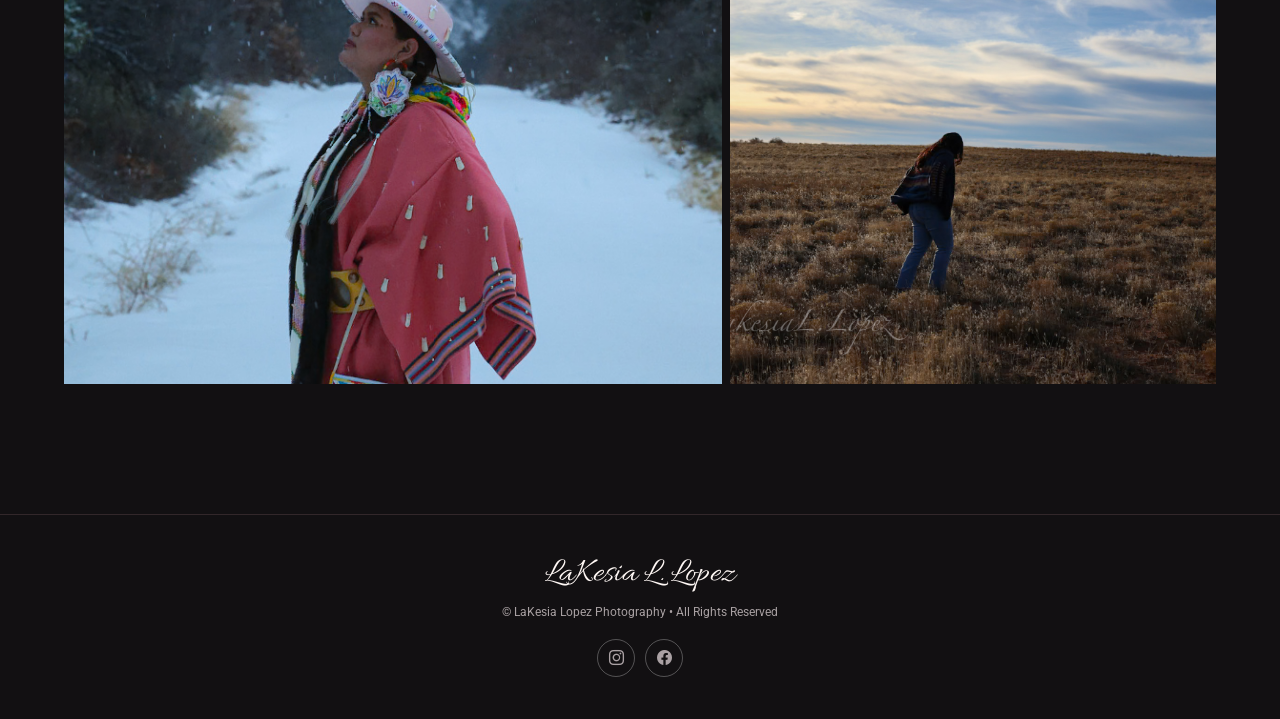
<file: gallery-single.html>
<!DOCTYPE html>
<html lang="en">
<head>
  <meta charset="utf-8">
  <meta name="viewport" content="width=device-width, initial-scale=1.0">

  <title>Featured Collection | LaKesia Lopez Photography</title>
  <meta name="description" content="A closer look at selected photography by LaKesia Lopez Photography.">

  <link href="assets/img/favicon.png" rel="icon">
  <link href="assets/img/apple-touch-icon.png" rel="apple-touch-icon">

  <link href="https://fonts.googleapis.com" rel="preconnect">
  <link href="https://fonts.gstatic.com" rel="preconnect" crossorigin>
  <link href="https://fonts.googleapis.com/css2?family=Allura&family=Cardo:ital,wght@0,400;0,700;1,400;1,700&family=Inter:wght@300;400;500;600&family=Roboto:wght@300;400;500&display=swap" rel="stylesheet">

  <link href="assets/vendor/bootstrap/css/bootstrap.min.css" rel="stylesheet">
  <link href="assets/vendor/bootstrap-icons/bootstrap-icons.css" rel="stylesheet">
  <link href="assets/vendor/aos/aos.css" rel="stylesheet">
  <link href="assets/vendor/glightbox/css/glightbox.min.css" rel="stylesheet">
  <link href="assets/vendor/swiper/swiper-bundle.min.css" rel="stylesheet">

  <link href="assets/css/main.css" rel="stylesheet">

  <!--
  Template: PhotoFolio by BootstrapMade
  https://bootstrapmade.com/photofolio-bootstrap-photography-website-template/
  License: https://bootstrapmade.com/license/
  -->
</head>
<body class="gallery-single-page">
  <header id="header" class="header d-flex align-items-center sticky-top">
    <div class="container-fluid position-relative d-flex align-items-center justify-content-between">

      <a href="index.html" class="logo d-flex align-items-center me-auto me-xl-0" aria-label="LaKesia Lopez Photography home">
        <div class="signature-logo">
          <span class="signature-name">LaKesia L. Lopez</span>
          <small class="signature-subtitle">Photography</small>
        </div>
      </a>

      <nav id="navmenu" class="navmenu">
        <ul>
          <li><a href="index.html">Home</a></li>

          <li class="dropdown">
            <a href="gallery.html" class="active">
              <span>Portfolio</span>
              <i class="bi bi-chevron-down toggle-dropdown"></i>
            </a>
            <ul>
              <li><a href="index.html#portraits">Portraits</a></li>
              <li><a href="index.html#culture">Culture</a></li>
              <li><a href="index.html#lifestyle">Lifestyle</a></li>
              <li><a href="index.html#nature">Nature</a></li>
            </ul>
          </li>

          <li><a href="about.html">About</a></li>
          <li><a href="services.html">Packages</a></li>
          <li><a href="contact.html">Contact</a></li>
        </ul>

        <i class="mobile-nav-toggle d-xl-none bi bi-list"></i>
      </nav>

      <div class="header-social-links">
        <a href="#" aria-label="Instagram"><i class="bi bi-instagram"></i></a>
        <a href="#" aria-label="Facebook"><i class="bi bi-facebook"></i></a>
      </div>

    </div>
  </header>

  <main class="main">
    <div class="page-title" data-aos="fade">
      <div class="heading">
        <div class="container">
          <div class="row d-flex justify-content-center text-center">
            <div class="col-lg-8">
              <p class="portfolio-label">Featured Collection</p>
              <h1>A Closer Look</h1>
              <p class="mb-0">A small selection of photographs that highlight portraiture, cultural storytelling, lifestyle, and meaningful details.</p>
          <a href="gallery.html" class="cta-btn">View Full Portfolio</a>
            </div>
          </div>
        </div>
      </div>

      <nav class="breadcrumbs">
        <div class="container">
          <ol>
            <li><a href="index.html">Home</a></li>
            <li class="current">Featured Collection</li>
          </ol>
        </div>
      </nav>
    </div>
    <section class="editorial-portfolio">
      <div class="portfolio-spread" data-aos="fade-up">
        <div class="portfolio-info">
          <span class="section-number">01</span>
          <p class="portfolio-label">Portrait Story</p>
          <h2>Moments <span>Worth Remembering</span></h2>
          <p class="portfolio-description">
            Thoughtful photographs created to preserve personality, emotion,
            culture, and the details that make each story unique.
          </p>
          <a href="contact.html" class="portfolio-link">Plan a Session →</a>
        </div>

        <div class="portfolio-images portrait-showcase">
          <img class="portrait-wide" src="assets/img/gallery/portrait-1.jpeg" alt="Portrait at sunset">
          <img class="portrait-tall" src="assets/img/gallery/culture-3.jpeg" alt="Cultural portrait in falling snow">
          <img class="portrait-detail" src="assets/img/gallery/portrait-3.jpeg" alt="Graduation portrait detail">
        </div>
      </div>

      <div class="portfolio-feature">
        <div class="feature-heading">
          <div>
            <p class="portfolio-label">More From the Collection</p>
            <h2>Stories <span>In the Details</span></h2>
          </div>
          <a href="gallery.html" class="portfolio-link">Full Portfolio →</a>
        </div>

        <div class="culture-feature-grid">
          <img src="assets/img/gallery/culture-2.jpeg" alt="Cultural portrait in snow">
          <img src="assets/img/gallery/lifestyle-1.jpeg" alt="Lifestyle photograph in open field">
        </div>
      </div>
    </section>
  </main>
  <footer id="footer" class="footer">
    <div class="container text-center">

      <div class="footer-signature">LaKesia L. Lopez</div>

      <div class="copyright">
        <p>© LaKesia Lopez Photography • All Rights Reserved</p>
      </div>

      <div class="social-links d-flex justify-content-center">
        <a href="#" aria-label="Instagram"><i class="bi bi-instagram"></i></a>
        <a href="#" aria-label="Facebook"><i class="bi bi-facebook"></i></a>
      </div>

      <!--
      Template: PhotoFolio by BootstrapMade.
      Licensing information: https://bootstrapmade.com/license/
      -->

    </div>
  </footer>

  <a href="#" id="scroll-top" class="scroll-top d-flex align-items-center justify-content-center" aria-label="Back to top">
    <i class="bi bi-arrow-up-short"></i>
  </a>

  <div id="preloader">
    <div class="line"></div>
  </div>

  <script src="assets/vendor/bootstrap/js/bootstrap.bundle.min.js"></script>
  <script src="assets/vendor/php-email-form/validate.js"></script>
  <script src="assets/vendor/aos/aos.js"></script>
  <script src="assets/vendor/glightbox/js/glightbox.min.js"></script>
  <script src="assets/vendor/swiper/swiper-bundle.min.js"></script>
  <script src="assets/js/main.js"></script>

</body>
</html>
</file>
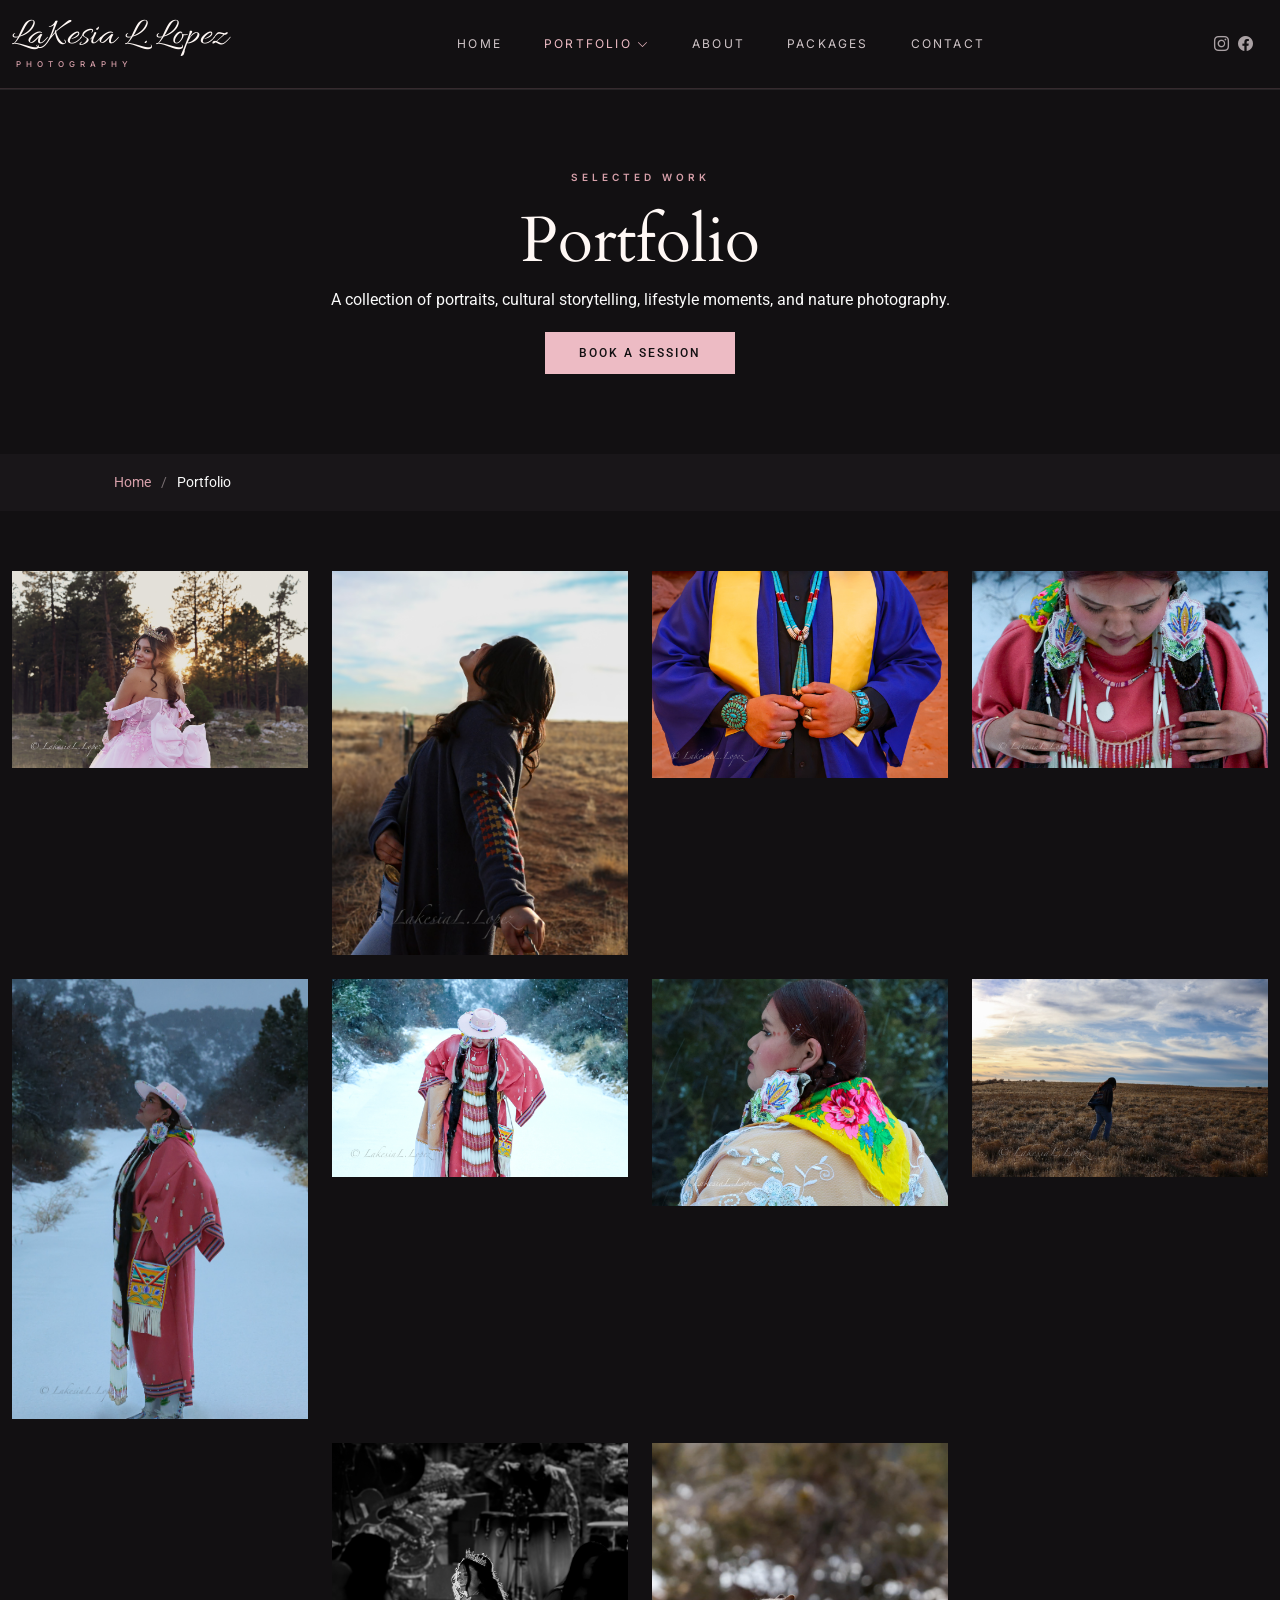
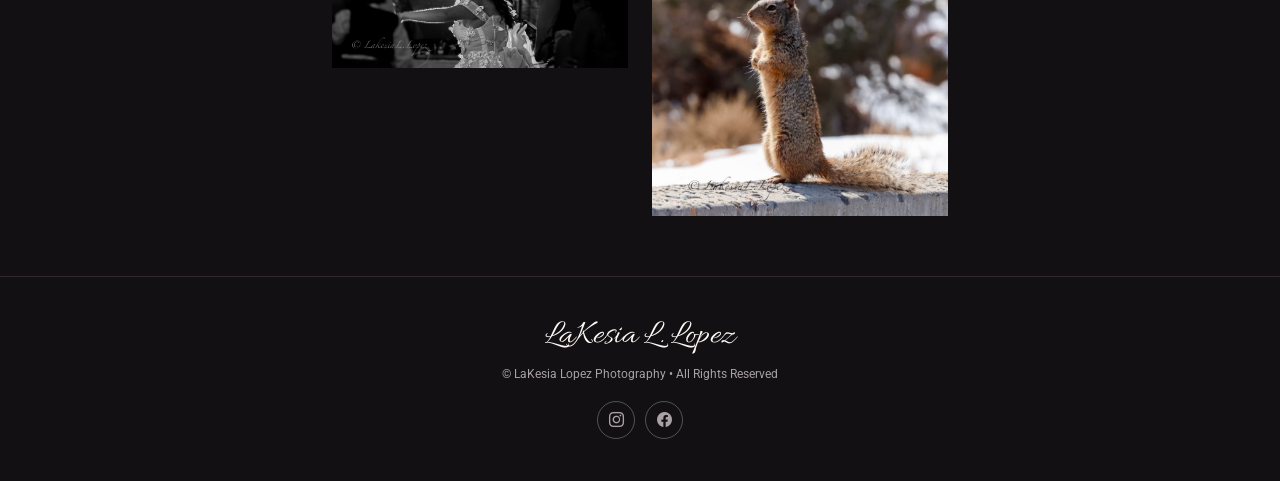
<file: gallery.html>
<!DOCTYPE html>
<html lang="en">
<head>
  <meta charset="utf-8">
  <meta name="viewport" content="width=device-width, initial-scale=1.0">

  <title>Portfolio | LaKesia Lopez Photography</title>
  <meta name="description" content="Explore portraits, cultural storytelling, lifestyle, and nature photography by LaKesia Lopez Photography.">

  <link href="assets/img/favicon.png" rel="icon">
  <link href="assets/img/apple-touch-icon.png" rel="apple-touch-icon">

  <link href="https://fonts.googleapis.com" rel="preconnect">
  <link href="https://fonts.gstatic.com" rel="preconnect" crossorigin>
  <link href="https://fonts.googleapis.com/css2?family=Allura&family=Cardo:ital,wght@0,400;0,700;1,400;1,700&family=Inter:wght@300;400;500;600&family=Roboto:wght@300;400;500&display=swap" rel="stylesheet">

  <link href="assets/vendor/bootstrap/css/bootstrap.min.css" rel="stylesheet">
  <link href="assets/vendor/bootstrap-icons/bootstrap-icons.css" rel="stylesheet">
  <link href="assets/vendor/aos/aos.css" rel="stylesheet">
  <link href="assets/vendor/glightbox/css/glightbox.min.css" rel="stylesheet">
  <link href="assets/vendor/swiper/swiper-bundle.min.css" rel="stylesheet">

  <link href="assets/css/main.css" rel="stylesheet">

  <!--
  Template: PhotoFolio by BootstrapMade
  https://bootstrapmade.com/photofolio-bootstrap-photography-website-template/
  License: https://bootstrapmade.com/license/
  -->
</head>
<body class="gallery-page">
  <header id="header" class="header d-flex align-items-center sticky-top">
    <div class="container-fluid position-relative d-flex align-items-center justify-content-between">

      <a href="index.html" class="logo d-flex align-items-center me-auto me-xl-0" aria-label="LaKesia Lopez Photography home">
        <div class="signature-logo">
          <span class="signature-name">LaKesia L. Lopez</span>
          <small class="signature-subtitle">Photography</small>
        </div>
      </a>

      <nav id="navmenu" class="navmenu">
        <ul>
          <li><a href="index.html">Home</a></li>

          <li class="dropdown">
            <a href="gallery.html" class="active">
              <span>Portfolio</span>
              <i class="bi bi-chevron-down toggle-dropdown"></i>
            </a>
            <ul>
              <li><a href="index.html#portraits">Portraits</a></li>
              <li><a href="index.html#culture">Culture</a></li>
              <li><a href="index.html#lifestyle">Lifestyle</a></li>
              <li><a href="index.html#nature">Nature</a></li>
            </ul>
          </li>

          <li><a href="about.html">About</a></li>
          <li><a href="services.html">Packages</a></li>
          <li><a href="contact.html">Contact</a></li>
        </ul>

        <i class="mobile-nav-toggle d-xl-none bi bi-list"></i>
      </nav>

      <div class="header-social-links">
        <a href="#" aria-label="Instagram"><i class="bi bi-instagram"></i></a>
        <a href="#" aria-label="Facebook"><i class="bi bi-facebook"></i></a>
      </div>

    </div>
  </header>

  <main class="main">
    <div class="page-title" data-aos="fade">
      <div class="heading">
        <div class="container">
          <div class="row d-flex justify-content-center text-center">
            <div class="col-lg-8">
              <p class="portfolio-label">Selected Work</p>
              <h1>Portfolio</h1>
              <p class="mb-0">A collection of portraits, cultural storytelling, lifestyle moments, and nature photography.</p>
          <a href="contact.html" class="cta-btn">Book a Session</a>
            </div>
          </div>
        </div>
      </div>

      <nav class="breadcrumbs">
        <div class="container">
          <ol>
            <li><a href="index.html">Home</a></li>
            <li class="current">Portfolio</li>
          </ol>
        </div>
      </nav>
    </div>
    <section id="gallery" class="gallery section">
      <div class="container-fluid" data-aos="fade-up" data-aos-delay="100">
        <div class="row gy-4 justify-content-center">
          <div class="col-xl-3 col-lg-4 col-md-6">
            <div class="gallery-item h-100">
              <img src="assets/img/gallery/portrait-1.jpeg" class="img-fluid" alt="Portrait at sunset">
              <div class="gallery-links d-flex align-items-center justify-content-center">
                <a href="assets/img/gallery/portrait-1.jpeg" title="Portrait at sunset" class="glightbox preview-link" data-gallery="portfolio-gallery">
                  <i class="bi bi-arrows-angle-expand"></i>
                </a>
              </div>
            </div>
          </div>
          <div class="col-xl-3 col-lg-4 col-md-6">
            <div class="gallery-item h-100">
              <img src="assets/img/gallery/portrait-2.jpeg" class="img-fluid" alt="Outdoor portrait">
              <div class="gallery-links d-flex align-items-center justify-content-center">
                <a href="assets/img/gallery/portrait-2.jpeg" title="Outdoor portrait" class="glightbox preview-link" data-gallery="portfolio-gallery">
                  <i class="bi bi-arrows-angle-expand"></i>
                </a>
              </div>
            </div>
          </div>
          <div class="col-xl-3 col-lg-4 col-md-6">
            <div class="gallery-item h-100">
              <img src="assets/img/gallery/portrait-3.jpeg" class="img-fluid" alt="Graduation portrait detail">
              <div class="gallery-links d-flex align-items-center justify-content-center">
                <a href="assets/img/gallery/portrait-3.jpeg" title="Graduation portrait detail" class="glightbox preview-link" data-gallery="portfolio-gallery">
                  <i class="bi bi-arrows-angle-expand"></i>
                </a>
              </div>
            </div>
          </div>
          <div class="col-xl-3 col-lg-4 col-md-6">
            <div class="gallery-item h-100">
              <img src="assets/img/gallery/culture-1.jpeg" class="img-fluid" alt="Cultural portrait detail">
              <div class="gallery-links d-flex align-items-center justify-content-center">
                <a href="assets/img/gallery/culture-1.jpeg" title="Cultural portrait detail" class="glightbox preview-link" data-gallery="portfolio-gallery">
                  <i class="bi bi-arrows-angle-expand"></i>
                </a>
              </div>
            </div>
          </div>
          <div class="col-xl-3 col-lg-4 col-md-6">
            <div class="gallery-item h-100">
              <img src="assets/img/gallery/culture-2.jpeg" class="img-fluid" alt="Cultural portrait in the snow">
              <div class="gallery-links d-flex align-items-center justify-content-center">
                <a href="assets/img/gallery/culture-2.jpeg" title="Cultural portrait in the snow" class="glightbox preview-link" data-gallery="portfolio-gallery">
                  <i class="bi bi-arrows-angle-expand"></i>
                </a>
              </div>
            </div>
          </div>
          <div class="col-xl-3 col-lg-4 col-md-6">
            <div class="gallery-item h-100">
              <img src="assets/img/gallery/culture-3.jpeg" class="img-fluid" alt="Cultural portrait in falling snow">
              <div class="gallery-links d-flex align-items-center justify-content-center">
                <a href="assets/img/gallery/culture-3.jpeg" title="Cultural portrait in falling snow" class="glightbox preview-link" data-gallery="portfolio-gallery">
                  <i class="bi bi-arrows-angle-expand"></i>
                </a>
              </div>
            </div>
          </div>
          <div class="col-xl-3 col-lg-4 col-md-6">
            <div class="gallery-item h-100">
              <img src="assets/img/gallery/culture-4.jpeg" class="img-fluid" alt="Cultural profile portrait">
              <div class="gallery-links d-flex align-items-center justify-content-center">
                <a href="assets/img/gallery/culture-4.jpeg" title="Cultural profile portrait" class="glightbox preview-link" data-gallery="portfolio-gallery">
                  <i class="bi bi-arrows-angle-expand"></i>
                </a>
              </div>
            </div>
          </div>
          <div class="col-xl-3 col-lg-4 col-md-6">
            <div class="gallery-item h-100">
              <img src="assets/img/gallery/lifestyle-1.jpeg" class="img-fluid" alt="Lifestyle photograph in an open field">
              <div class="gallery-links d-flex align-items-center justify-content-center">
                <a href="assets/img/gallery/lifestyle-1.jpeg" title="Lifestyle photograph in an open field" class="glightbox preview-link" data-gallery="portfolio-gallery">
                  <i class="bi bi-arrows-angle-expand"></i>
                </a>
              </div>
            </div>
          </div>
          <div class="col-xl-3 col-lg-4 col-md-6">
            <div class="gallery-item h-100">
              <img src="assets/img/gallery/lifestyle-2.jpeg" class="img-fluid" alt="Black and white lifestyle photograph">
              <div class="gallery-links d-flex align-items-center justify-content-center">
                <a href="assets/img/gallery/lifestyle-2.jpeg" title="Black and white lifestyle photograph" class="glightbox preview-link" data-gallery="portfolio-gallery">
                  <i class="bi bi-arrows-angle-expand"></i>
                </a>
              </div>
            </div>
          </div>
          <div class="col-xl-3 col-lg-4 col-md-6">
            <div class="gallery-item h-100">
              <img src="assets/img/gallery/nature-1.jpeg" class="img-fluid" alt="Nature photograph">
              <div class="gallery-links d-flex align-items-center justify-content-center">
                <a href="assets/img/gallery/nature-1.jpeg" title="Nature photograph" class="glightbox preview-link" data-gallery="portfolio-gallery">
                  <i class="bi bi-arrows-angle-expand"></i>
                </a>
              </div>
            </div>
          </div>
        </div>
      </div>
    </section>
  </main>
  <footer id="footer" class="footer">
    <div class="container text-center">

      <div class="footer-signature">LaKesia L. Lopez</div>

      <div class="copyright">
        <p>© LaKesia Lopez Photography • All Rights Reserved</p>
      </div>

      <div class="social-links d-flex justify-content-center">
        <a href="#" aria-label="Instagram"><i class="bi bi-instagram"></i></a>
        <a href="#" aria-label="Facebook"><i class="bi bi-facebook"></i></a>
      </div>

      <!--
      Template: PhotoFolio by BootstrapMade.
      Licensing information: https://bootstrapmade.com/license/
      -->

    </div>
  </footer>

  <a href="#" id="scroll-top" class="scroll-top d-flex align-items-center justify-content-center" aria-label="Back to top">
    <i class="bi bi-arrow-up-short"></i>
  </a>

  <div id="preloader">
    <div class="line"></div>
  </div>

  <script src="assets/vendor/bootstrap/js/bootstrap.bundle.min.js"></script>
  <script src="assets/vendor/php-email-form/validate.js"></script>
  <script src="assets/vendor/aos/aos.js"></script>
  <script src="assets/vendor/glightbox/js/glightbox.min.js"></script>
  <script src="assets/vendor/swiper/swiper-bundle.min.js"></script>
  <script src="assets/js/main.js"></script>

</body>
</html>
</file>
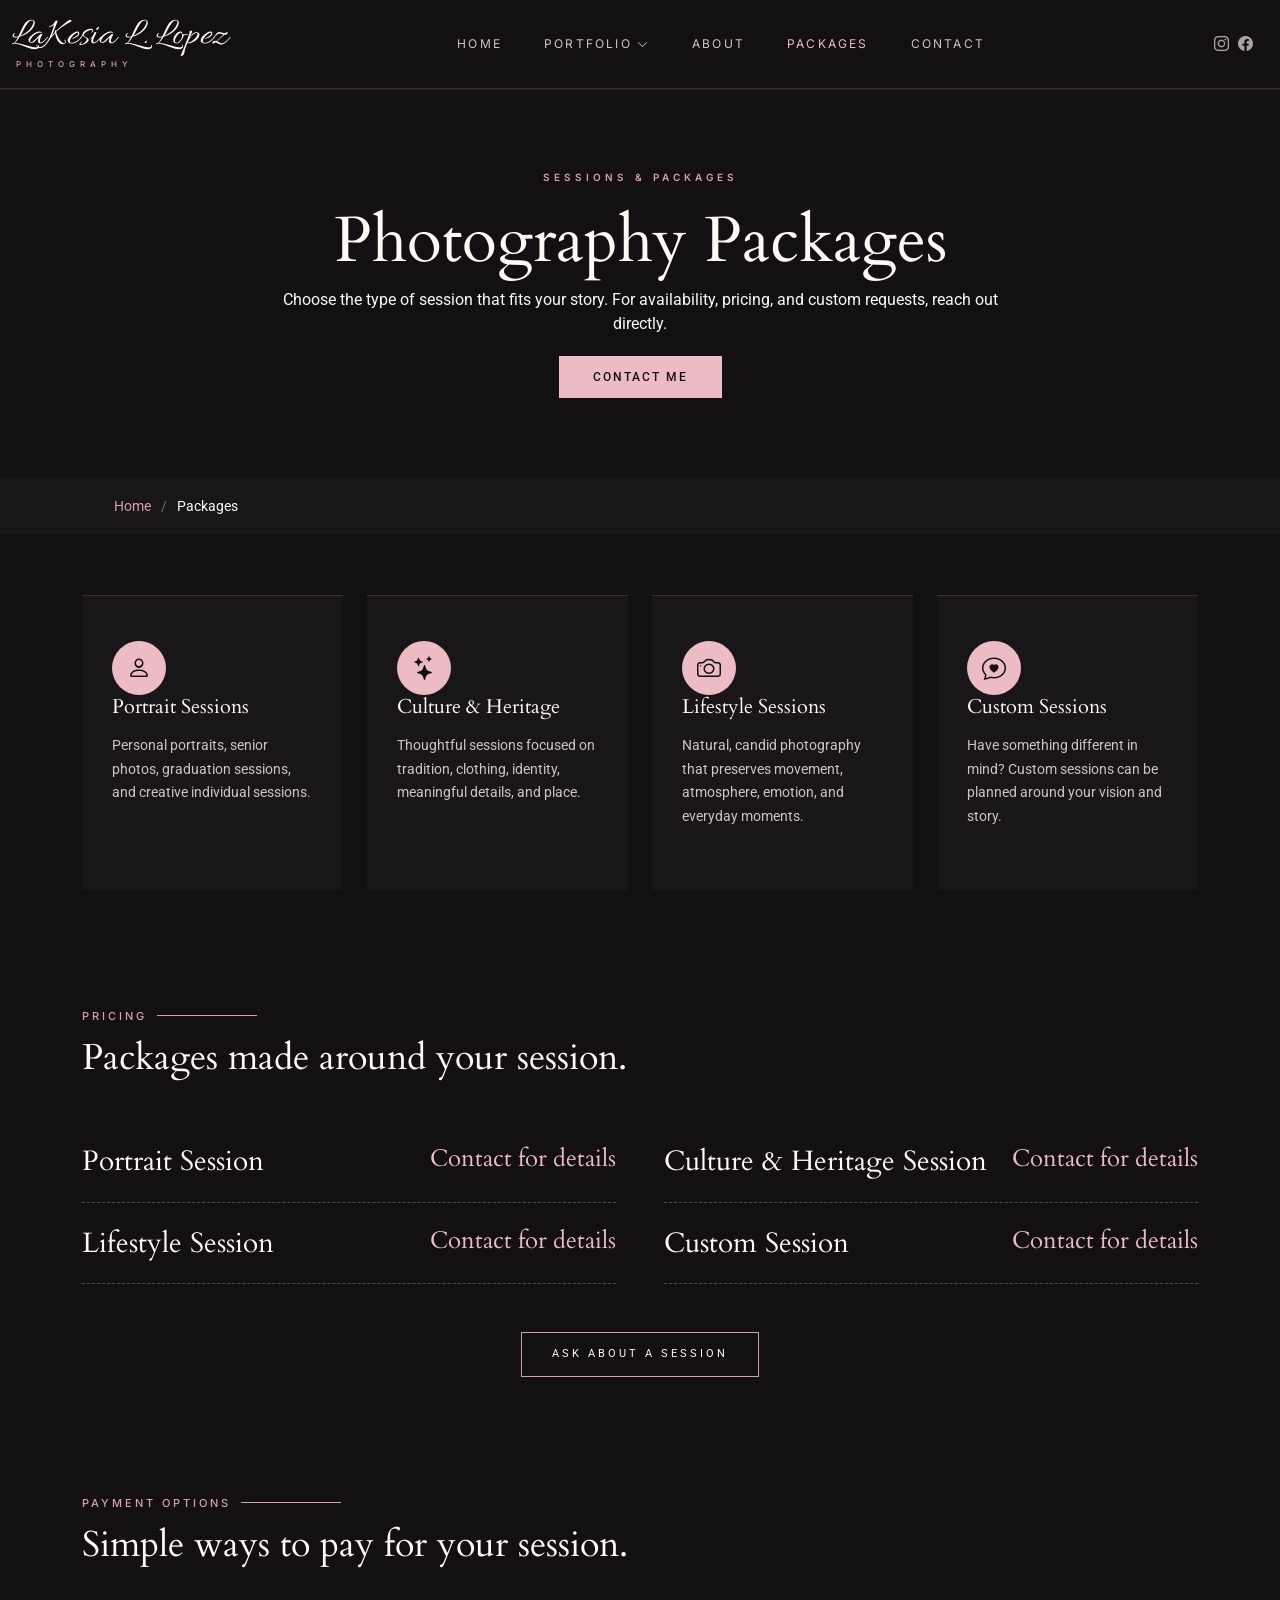
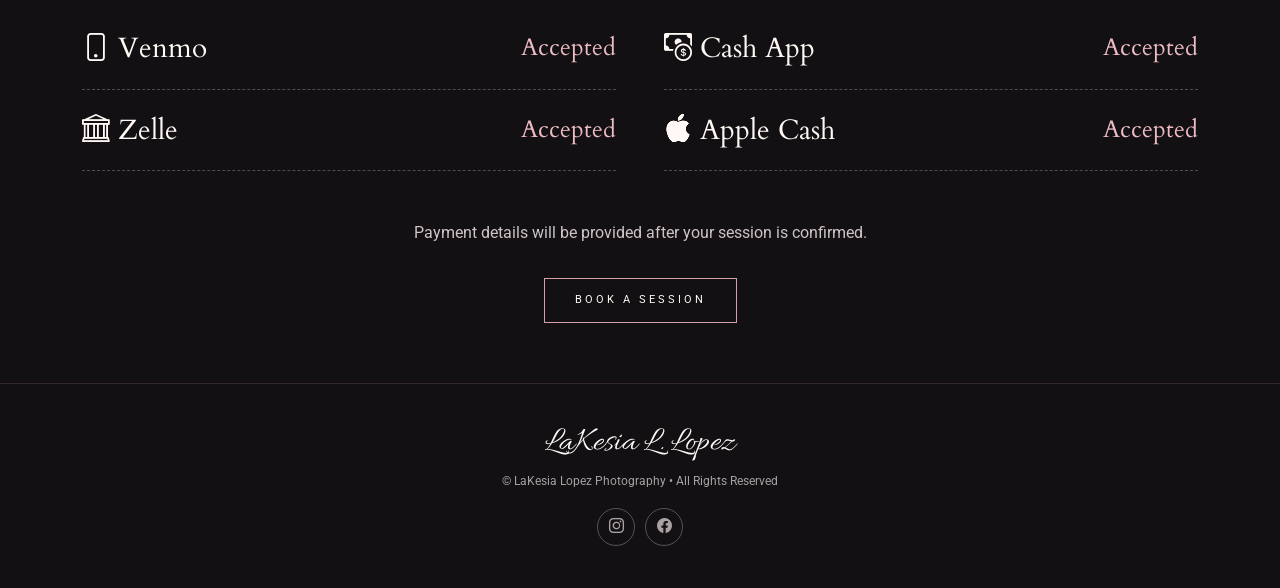
<file: services.html>
<!DOCTYPE html>
<html lang="en">
<head>
  <meta charset="utf-8">
  <meta name="viewport" content="width=device-width, initial-scale=1.0">

  <title>Packages | LaKesia Lopez Photography</title>
  <meta name="description" content="Photography session options from LaKesia Lopez Photography.">

  <link href="assets/img/favicon.png" rel="icon">
  <link href="assets/img/apple-touch-icon.png" rel="apple-touch-icon">

  <link href="https://fonts.googleapis.com" rel="preconnect">
  <link href="https://fonts.gstatic.com" rel="preconnect" crossorigin>
  <link href="https://fonts.googleapis.com/css2?family=Allura&family=Cardo:ital,wght@0,400;0,700;1,400;1,700&family=Inter:wght@300;400;500;600&family=Roboto:wght@300;400;500&display=swap" rel="stylesheet">

  <link href="assets/vendor/bootstrap/css/bootstrap.min.css" rel="stylesheet">
  <link href="assets/vendor/bootstrap-icons/bootstrap-icons.css" rel="stylesheet">
  <link href="assets/vendor/aos/aos.css" rel="stylesheet">
  <link href="assets/vendor/glightbox/css/glightbox.min.css" rel="stylesheet">
  <link href="assets/vendor/swiper/swiper-bundle.min.css" rel="stylesheet">

  <link href="assets/css/main.css" rel="stylesheet">

  <!--
  Template: PhotoFolio by BootstrapMade
  https://bootstrapmade.com/photofolio-bootstrap-photography-website-template/
  License: https://bootstrapmade.com/license/
  -->
</head>
<body class="services-page">
  <header id="header" class="header d-flex align-items-center sticky-top">
    <div class="container-fluid position-relative d-flex align-items-center justify-content-between">

      <a href="index.html" class="logo d-flex align-items-center me-auto me-xl-0" aria-label="LaKesia Lopez Photography home">
        <div class="signature-logo">
          <span class="signature-name">LaKesia L. Lopez</span>
          <small class="signature-subtitle">Photography</small>
        </div>
      </a>

      <nav id="navmenu" class="navmenu">
        <ul>
          <li><a href="index.html">Home</a></li>

          <li class="dropdown">
            <a href="gallery.html">
              <span>Portfolio</span>
              <i class="bi bi-chevron-down toggle-dropdown"></i>
            </a>
            <ul>
              <li><a href="index.html#portraits">Portraits</a></li>
              <li><a href="index.html#culture">Culture</a></li>
              <li><a href="index.html#lifestyle">Lifestyle</a></li>
              <li><a href="index.html#nature">Nature</a></li>
            </ul>
          </li>

          <li><a href="about.html">About</a></li>
          <li><a href="services.html" class="active">Packages</a></li>
          <li><a href="contact.html">Contact</a></li>
        </ul>

        <i class="mobile-nav-toggle d-xl-none bi bi-list"></i>
      </nav>

      <div class="header-social-links">
        <a href="#" aria-label="Instagram"><i class="bi bi-instagram"></i></a>
        <a href="#" aria-label="Facebook"><i class="bi bi-facebook"></i></a>
      </div>

    </div>
  </header>

  <main class="main">
    <div class="page-title" data-aos="fade">
      <div class="heading">
        <div class="container">
          <div class="row d-flex justify-content-center text-center">
            <div class="col-lg-8">
              <p class="portfolio-label">Sessions & Packages</p>
              <h1>Photography Packages</h1>
              <p class="mb-0">Choose the type of session that fits your story. For availability, pricing, and custom requests, reach out directly.</p>
          <a href="contact.html" class="cta-btn">Contact Me</a>
            </div>
          </div>
        </div>
      </div>

      <nav class="breadcrumbs">
        <div class="container">
          <ol>
            <li><a href="index.html">Home</a></li>
            <li class="current">Packages</li>
          </ol>
        </div>
      </nav>
    </div>
    <section id="services" class="services section">
      <div class="container">
        <div class="row gy-4">

          <div class="col-xl-3 col-md-6 d-flex" data-aos="fade-up" data-aos-delay="100">
            <div class="service-item position-relative">
              <div class="icon"><i class="bi bi-person icon"></i></div>
              <h4>Portrait Sessions</h4>
              <p>Personal portraits, senior photos, graduation sessions, and creative individual sessions.</p>
            </div>
          </div>

          <div class="col-xl-3 col-md-6 d-flex" data-aos="fade-up" data-aos-delay="200">
            <div class="service-item position-relative">
              <div class="icon"><i class="bi bi-stars icon"></i></div>
              <h4>Culture & Heritage</h4>
              <p>Thoughtful sessions focused on tradition, clothing, identity, meaningful details, and place.</p>
            </div>
          </div>

          <div class="col-xl-3 col-md-6 d-flex" data-aos="fade-up" data-aos-delay="300">
            <div class="service-item position-relative">
              <div class="icon"><i class="bi bi-camera icon"></i></div>
              <h4>Lifestyle Sessions</h4>
              <p>Natural, candid photography that preserves movement, atmosphere, emotion, and everyday moments.</p>
            </div>
          </div>

          <div class="col-xl-3 col-md-6 d-flex" data-aos="fade-up" data-aos-delay="400">
            <div class="service-item position-relative">
              <div class="icon"><i class="bi bi-chat-heart icon"></i></div>
              <h4>Custom Sessions</h4>
              <p>Have something different in mind? Custom sessions can be planned around your vision and story.</p>
            </div>
          </div>

        </div>
      </div>
    </section>

    <section id="pricing" class="pricing section">
      <div class="container section-title" data-aos="fade-up">
        <h2>Pricing</h2>
        <p>Packages made around your session.</p>
      </div>

      <div class="container" data-aos="fade-up">
        <div class="row gy-4 gx-lg-5">

          <div class="col-lg-6">
            <div class="pricing-item d-flex justify-content-between">
              <h3>Portrait Session</h3>
              <h4>Contact for details</h4>
            </div>
          </div>

          <div class="col-lg-6">
            <div class="pricing-item d-flex justify-content-between">
              <h3>Culture & Heritage Session</h3>
              <h4>Contact for details</h4>
            </div>
          </div>

          <div class="col-lg-6">
            <div class="pricing-item d-flex justify-content-between">
              <h3>Lifestyle Session</h3>
              <h4>Contact for details</h4>
            </div>
          </div>

          <div class="col-lg-6">
            <div class="pricing-item d-flex justify-content-between">
              <h3>Custom Session</h3>
              <h4>Contact for details</h4>
            </div>
          </div>

        </div>

        <div class="text-center mt-5">
          <a href="contact.html" class="closing-button">Ask About a Session</a>
        </div>
      </div>
    </section>

    <!-- Payment Options -->
    <section id="payments" class="pricing section">
      <div class="container section-title" data-aos="fade-up">
        <h2>Payment Options</h2>
        <p>Simple ways to pay for your session.</p>
      </div>

      <div class="container" data-aos="fade-up" data-aos-delay="100">
        <div class="row gy-4 gx-lg-5">

          <div class="col-lg-6">
            <div class="pricing-item d-flex justify-content-between align-items-center">
              <h3><i class="bi bi-phone me-2"></i>Venmo</h3>
              <h4>Accepted</h4>
            </div>
          </div>

          <div class="col-lg-6">
            <div class="pricing-item d-flex justify-content-between align-items-center">
              <h3><i class="bi bi-cash-coin me-2"></i>Cash App</h3>
              <h4>Accepted</h4>
            </div>
          </div>

          <div class="col-lg-6">
            <div class="pricing-item d-flex justify-content-between align-items-center">
              <h3><i class="bi bi-bank me-2"></i>Zelle</h3>
              <h4>Accepted</h4>
            </div>
          </div>

          <div class="col-lg-6">
            <div class="pricing-item d-flex justify-content-between align-items-center">
              <h3><i class="bi bi-apple me-2"></i>Apple Cash</h3>
              <h4>Accepted</h4>
            </div>
          </div>

        </div>

        <div class="text-center mt-5">
          <p class="closing-copy">
            Payment details will be provided after your session is confirmed.
          </p>
          <a href="contact.html" class="closing-button">Book a Session</a>
        </div>
      </div>
    </section>
    <!-- /Payment Options -->

  </main>
  <footer id="footer" class="footer">
    <div class="container text-center">

      <div class="footer-signature">LaKesia L. Lopez</div>

      <div class="copyright">
        <p>© LaKesia Lopez Photography • All Rights Reserved</p>
      </div>

      <div class="social-links d-flex justify-content-center">
        <a href="#" aria-label="Instagram"><i class="bi bi-instagram"></i></a>
        <a href="#" aria-label="Facebook"><i class="bi bi-facebook"></i></a>
      </div>

      <!--
      Template: PhotoFolio by BootstrapMade.
      Licensing information: https://bootstrapmade.com/license/
      -->

    </div>
  </footer>

  <a href="#" id="scroll-top" class="scroll-top d-flex align-items-center justify-content-center" aria-label="Back to top">
    <i class="bi bi-arrow-up-short"></i>
  </a>

  <div id="preloader">
    <div class="line"></div>
  </div>

  <script src="assets/vendor/bootstrap/js/bootstrap.bundle.min.js"></script>
  <script src="assets/vendor/php-email-form/validate.js"></script>
  <script src="assets/vendor/aos/aos.js"></script>
  <script src="assets/vendor/glightbox/js/glightbox.min.js"></script>
  <script src="assets/vendor/swiper/swiper-bundle.min.js"></script>
  <script src="assets/js/main.js"></script>

</body>
</html>
</file>
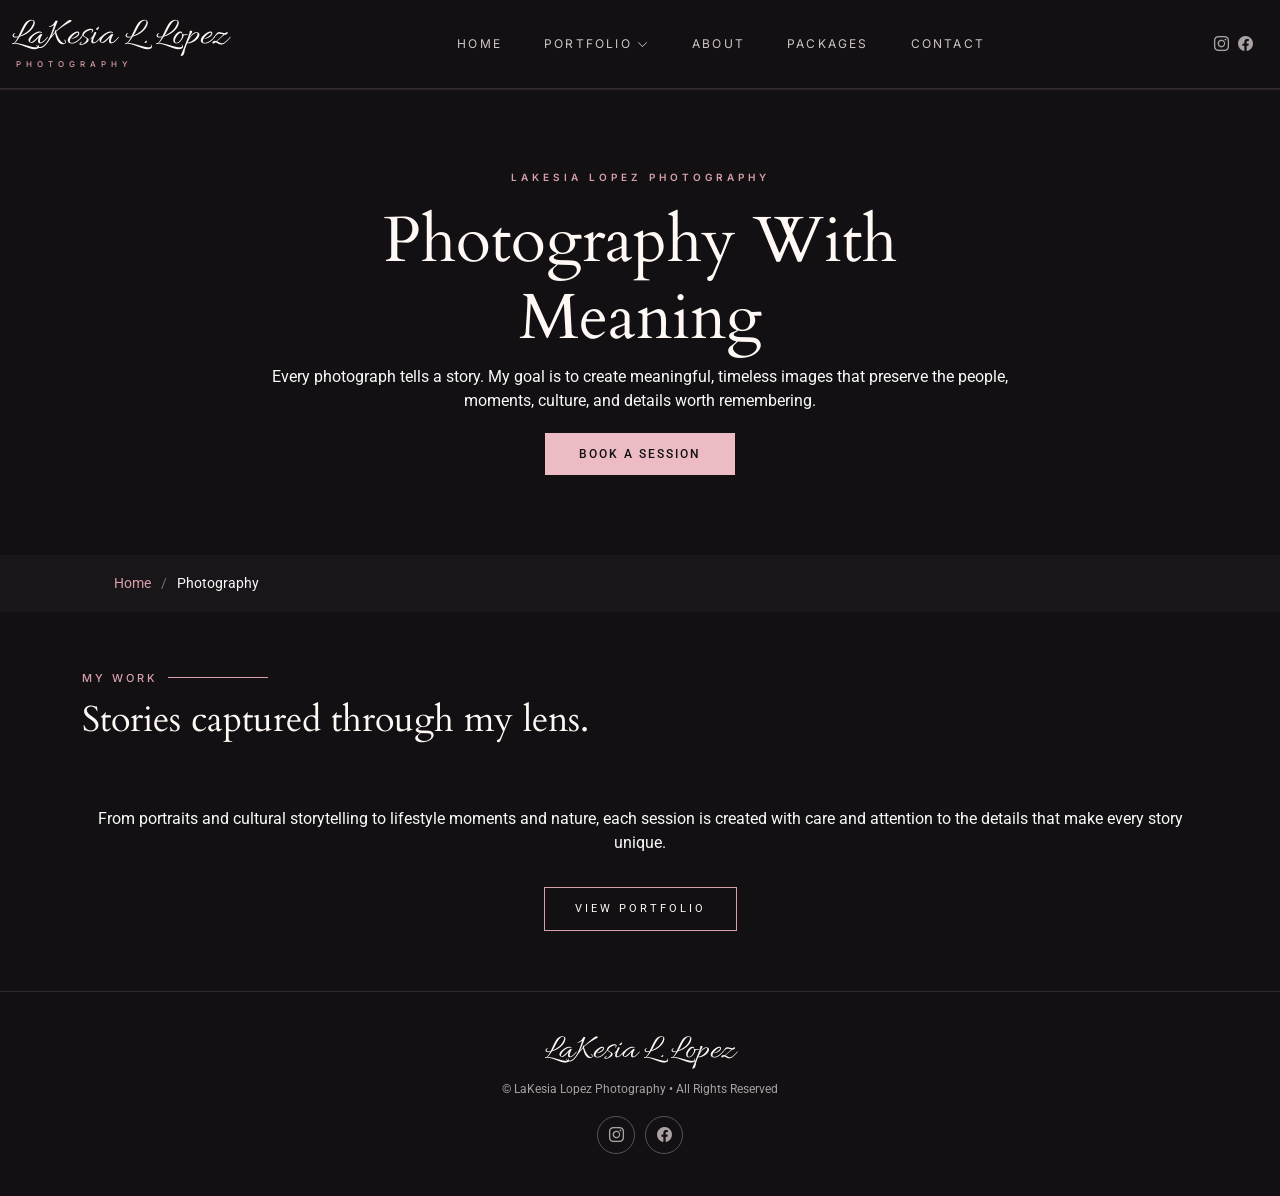
<file: starter-page.html>
<!DOCTYPE html>
<html lang="en">
<head>
  <meta charset="utf-8">
  <meta name="viewport" content="width=device-width, initial-scale=1.0">

  <title>Photography | LaKesia Lopez Photography</title>
  <meta name="description" content="Photography with meaning by LaKesia Lopez Photography.">

  <link href="assets/img/favicon.png" rel="icon">
  <link href="assets/img/apple-touch-icon.png" rel="apple-touch-icon">

  <link href="https://fonts.googleapis.com" rel="preconnect">
  <link href="https://fonts.gstatic.com" rel="preconnect" crossorigin>
  <link href="https://fonts.googleapis.com/css2?family=Allura&family=Cardo:ital,wght@0,400;0,700;1,400;1,700&family=Inter:wght@300;400;500;600&family=Roboto:wght@300;400;500&display=swap" rel="stylesheet">

  <link href="assets/vendor/bootstrap/css/bootstrap.min.css" rel="stylesheet">
  <link href="assets/vendor/bootstrap-icons/bootstrap-icons.css" rel="stylesheet">
  <link href="assets/vendor/aos/aos.css" rel="stylesheet">
  <link href="assets/vendor/glightbox/css/glightbox.min.css" rel="stylesheet">
  <link href="assets/vendor/swiper/swiper-bundle.min.css" rel="stylesheet">

  <link href="assets/css/main.css" rel="stylesheet">

  <!--
  Template: PhotoFolio by BootstrapMade
  https://bootstrapmade.com/photofolio-bootstrap-photography-website-template/
  License: https://bootstrapmade.com/license/
  -->
</head>
<body class="starter-page">
  <header id="header" class="header d-flex align-items-center sticky-top">
    <div class="container-fluid position-relative d-flex align-items-center justify-content-between">

      <a href="index.html" class="logo d-flex align-items-center me-auto me-xl-0" aria-label="LaKesia Lopez Photography home">
        <div class="signature-logo">
          <span class="signature-name">LaKesia L. Lopez</span>
          <small class="signature-subtitle">Photography</small>
        </div>
      </a>

      <nav id="navmenu" class="navmenu">
        <ul>
          <li><a href="index.html">Home</a></li>

          <li class="dropdown">
            <a href="gallery.html">
              <span>Portfolio</span>
              <i class="bi bi-chevron-down toggle-dropdown"></i>
            </a>
            <ul>
              <li><a href="index.html#portraits">Portraits</a></li>
              <li><a href="index.html#culture">Culture</a></li>
              <li><a href="index.html#lifestyle">Lifestyle</a></li>
              <li><a href="index.html#nature">Nature</a></li>
            </ul>
          </li>

          <li><a href="about.html">About</a></li>
          <li><a href="services.html">Packages</a></li>
          <li><a href="contact.html">Contact</a></li>
        </ul>

        <i class="mobile-nav-toggle d-xl-none bi bi-list"></i>
      </nav>

      <div class="header-social-links">
        <a href="#" aria-label="Instagram"><i class="bi bi-instagram"></i></a>
        <a href="#" aria-label="Facebook"><i class="bi bi-facebook"></i></a>
      </div>

    </div>
  </header>

  <main class="main">
    <div class="page-title" data-aos="fade">
      <div class="heading">
        <div class="container">
          <div class="row d-flex justify-content-center text-center">
            <div class="col-lg-8">
              <p class="portfolio-label">LaKesia Lopez Photography</p>
              <h1>Photography With Meaning</h1>
              <p class="mb-0">Every photograph tells a story. My goal is to create meaningful, timeless images that preserve the people, moments, culture, and details worth remembering.</p>
          <a href="contact.html" class="cta-btn">Book a Session</a>
            </div>
          </div>
        </div>
      </div>

      <nav class="breadcrumbs">
        <div class="container">
          <ol>
            <li><a href="index.html">Home</a></li>
            <li class="current">Photography</li>
          </ol>
        </div>
      </nav>
    </div>
    <section id="starter-section" class="starter-section section">
      <div class="container section-title" data-aos="fade-up">
        <h2>My Work</h2>
        <p>Stories captured through my lens.</p>
      </div>

      <div class="container text-center" data-aos="fade-up">
        <p>
          From portraits and cultural storytelling to lifestyle moments and nature,
          each session is created with care and attention to the details that make every story unique.
        </p>

        <a href="gallery.html" class="closing-button mt-3">View Portfolio</a>
      </div>
    </section>
  </main>
  <footer id="footer" class="footer">
    <div class="container text-center">

      <div class="footer-signature">LaKesia L. Lopez</div>

      <div class="copyright">
        <p>© LaKesia Lopez Photography • All Rights Reserved</p>
      </div>

      <div class="social-links d-flex justify-content-center">
        <a href="#" aria-label="Instagram"><i class="bi bi-instagram"></i></a>
        <a href="#" aria-label="Facebook"><i class="bi bi-facebook"></i></a>
      </div>

      <!--
      Template: PhotoFolio by BootstrapMade.
      Licensing information: https://bootstrapmade.com/license/
      -->

    </div>
  </footer>

  <a href="#" id="scroll-top" class="scroll-top d-flex align-items-center justify-content-center" aria-label="Back to top">
    <i class="bi bi-arrow-up-short"></i>
  </a>

  <div id="preloader">
    <div class="line"></div>
  </div>

  <script src="assets/vendor/bootstrap/js/bootstrap.bundle.min.js"></script>
  <script src="assets/vendor/php-email-form/validate.js"></script>
  <script src="assets/vendor/aos/aos.js"></script>
  <script src="assets/vendor/glightbox/js/glightbox.min.js"></script>
  <script src="assets/vendor/swiper/swiper-bundle.min.js"></script>
  <script src="assets/js/main.js"></script>

</body>
</html>
</file>
<file: assets/css/main.css>
/**
 * PhotoFolio-based custom theme for LaKesia Lopez Photography
 * Original template: BootstrapMade PhotoFolio
 * https://bootstrapmade.com/photofolio-bootstrap-photography-website-template/
 */

:root {
  --default-font: "Roboto", system-ui, -apple-system, "Segoe UI", sans-serif;
  --heading-font: "Cardo", serif;
  --nav-font: "Inter", sans-serif;
  --signature-font: "Allura", cursive;

  --background-color: #121012;
  --surface-color: #191619;
  --surface-soft: #201b20;

  --default-color: #fafafa;
  --muted-color: #cfc4c7;
  --heading-color: #fff8f5;

  --accent-color: #d7a0aa;
  --accent-light: #edbbc4;
  --accent-deep: #a86f7c;

  --nav-color: #cfc4c7;
  --nav-hover-color: #edbbc4;
  --nav-mobile-background-color: #191619;
  --nav-dropdown-background-color: #191619;
  --nav-dropdown-color: #cfc4c7;
  --nav-dropdown-hover-color: #edbbc4;

  scroll-behavior: smooth;
}

/*--------------------------------------------------------------
# Global
--------------------------------------------------------------*/
* {
  box-sizing: border-box;
}

html {
  scroll-padding-top: 100px;
}

body {
  margin: 0;
  color: var(--default-color);
  background: var(--background-color);
  font-family: var(--default-font);
}

a {
  color: var(--accent-color);
  text-decoration: none;
  transition: 0.3s ease;
}

a:hover {
  color: var(--accent-light);
}

h1,
h2,
h3,
h4,
h5,
h6 {
  color: var(--heading-color);
  font-family: var(--heading-font);
}

img {
  max-width: 100%;
}

section,
.section {
  color: var(--default-color);
  background: var(--background-color);
  padding: 60px 0;
  scroll-margin-top: 100px;
  overflow: clip;
}

::selection {
  background: var(--accent-color);
  color: #121012;
}

/*--------------------------------------------------------------
# Header
--------------------------------------------------------------*/
.header {
  color: var(--default-color);
  background: #121012;
  padding: 17px 0;
  transition: all 0.4s ease;
  z-index: 997;
  border-bottom: 1px solid rgba(215, 160, 170, 0.18);
}

.header .logo {
  line-height: 1;
  color: var(--heading-color);
}

.signature-logo {
  display: flex;
  flex-direction: column;
  align-items: flex-start;
  line-height: 0.92;
}

.signature-logo .signature-name {
  display: block;
  font-family: var(--signature-font);
  font-size: 38px;
  font-weight: 400;
  color: #fff8f5;
  letter-spacing: 0.2px;
  white-space: nowrap;
}

.signature-logo .signature-subtitle {
  display: block;
  margin-top: 6px;
  margin-left: 4px;
  font-family: var(--nav-font);
  font-size: 8px;
  font-weight: 500;
  letter-spacing: 5px;
  text-transform: uppercase;
  color: var(--accent-color);
}

.header .header-social-links {
  display: flex;
  align-items: center;
  gap: 9px;
  padding-right: 15px;
}

.header .header-social-links a {
  color: #aaa1a4;
  font-size: 15px;
  display: inline-flex;
  transition: color 0.3s ease, transform 0.3s ease;
}

.header .header-social-links a:hover {
  color: var(--accent-light);
  transform: translateY(-1px);
}

.scrolled .header {
  border-color: rgba(215, 160, 170, 0.24);
}

/*--------------------------------------------------------------
# Navigation - Desktop
--------------------------------------------------------------*/
@media (min-width: 1200px) {
  .navmenu {
    padding: 0;
  }

  .navmenu ul {
    margin: 0;
    padding: 0;
    display: flex;
    gap: 18px;
    list-style: none;
    align-items: center;
  }

  .navmenu li {
    position: relative;
  }

  .navmenu a,
  .navmenu a:focus {
    color: var(--nav-color);
    padding: 18px 12px;
    font-size: 12px;
    font-family: var(--nav-font);
    font-weight: 400;
    display: flex;
    align-items: center;
    justify-content: space-between;
    white-space: nowrap;
    text-transform: uppercase;
    letter-spacing: 2.2px;
  }

  .navmenu a i,
  .navmenu a:focus i {
    font-size: 11px;
    line-height: 0;
    margin-left: 5px;
    transition: 0.3s;
  }

  .navmenu li:hover > a,
  .navmenu .active,
  .navmenu .active:focus {
    color: var(--nav-hover-color);
  }

  .navmenu .dropdown ul {
    margin: 0;
    padding: 10px 0;
    background: var(--nav-dropdown-background-color);
    display: block;
    position: absolute;
    visibility: hidden;
    left: 10px;
    top: 130%;
    opacity: 0;
    transition: 0.3s;
    border: 1px solid rgba(215, 160, 170, 0.15);
    border-radius: 0;
    z-index: 99;
    gap: 0;
  }

  .navmenu .dropdown ul li {
    min-width: 190px;
  }

  .navmenu .dropdown ul a {
    padding: 11px 18px;
    font-size: 11px;
    text-transform: uppercase;
    letter-spacing: 1.8px;
    color: var(--nav-dropdown-color);
  }

  .navmenu .dropdown ul a:hover,
  .navmenu .dropdown ul .active:hover,
  .navmenu .dropdown ul li:hover > a {
    color: var(--nav-dropdown-hover-color);
  }

  .navmenu .dropdown:hover > ul {
    opacity: 1;
    top: 100%;
    visibility: visible;
  }
}

/*--------------------------------------------------------------
# Navigation - Mobile
--------------------------------------------------------------*/
@media (max-width: 1199px) {
  .header .logo {
    order: 1;
  }

  .header .header-social-links {
    order: 2;
  }

  .header .navmenu {
    order: 3;
  }

  .signature-logo .signature-name {
    font-size: 31px;
  }

  .signature-logo .signature-subtitle {
    font-size: 7px;
    letter-spacing: 4px;
  }

  .mobile-nav-toggle {
    color: var(--nav-color);
    font-size: 28px;
    line-height: 0;
    margin-left: 12px;
    cursor: pointer;
  }

  .navmenu {
    padding: 0;
    z-index: 9997;
  }

  .navmenu ul {
    display: none;
    position: absolute;
    inset: 60px 20px 20px 20px;
    padding: 10px 0;
    margin: 0;
    border: 1px solid rgba(215, 160, 170, 0.15);
    border-radius: 0;
    background: var(--nav-mobile-background-color);
    overflow-y: auto;
    z-index: 9998;
  }

  .navmenu a,
  .navmenu a:focus {
    color: var(--nav-dropdown-color);
    padding: 12px 20px;
    font-family: var(--nav-font);
    font-size: 15px;
    font-weight: 500;
    display: flex;
    align-items: center;
    justify-content: space-between;
    white-space: nowrap;
    text-transform: uppercase;
    letter-spacing: 2px;
  }

  .navmenu a:hover,
  .navmenu .active,
  .navmenu .active:focus {
    color: var(--nav-dropdown-hover-color);
  }

  .navmenu .dropdown ul {
    position: static;
    display: none;
    padding: 6px 0;
    margin: 6px 18px;
    background: #151315;
    border: 1px solid rgba(215, 160, 170, 0.12);
  }

  .navmenu .dropdown > .dropdown-active {
    display: block;
  }

  .mobile-nav-active {
    overflow: hidden;
  }

  .mobile-nav-active .mobile-nav-toggle {
    color: #fff;
    position: absolute;
    font-size: 32px;
    top: 15px;
    right: 15px;
    margin-right: 0;
    z-index: 9999;
  }

  .mobile-nav-active .navmenu {
    position: fixed;
    overflow: hidden;
    inset: 0;
    background: rgba(18, 16, 18, 0.94);
  }

  .mobile-nav-active .navmenu > ul {
    display: block;
  }
}

/*--------------------------------------------------------------
# Hero
--------------------------------------------------------------*/
.hero {
  width: 100%;
  min-height: 50vh;
  position: relative;
  isolation: isolate;
  background-image: url("../img/Background.jpeg");
  background-size: cover;
  background-position: center;
  background-repeat: no-repeat;
  padding: 100px 0 80px;
  display: flex;
  align-items: center;
  border-top: 1px solid rgba(215, 160, 170, 0.20);
}

.hero::after {
  content: "";
  position: absolute;
  left: 0;
  bottom: 0;
  width: 100%;
  height: 95px;
  background: linear-gradient(to bottom, rgba(18, 16, 18, 0), #121012);
  pointer-events: none;
  z-index: 2;
}

.hero .container {
  position: relative;
  z-index: 3;
}

.hero .col-lg-8 {
  position: relative;
  padding: 45px 50px;
  transform: translateY(-20px);
}

.hero .col-lg-8::before {
  content: "";
  position: absolute;
  inset: -20px -40px;
  background: radial-gradient(
    ellipse at center,
    rgba(0, 0, 0, 0.28) 0%,
    rgba(0, 0, 0, 0.14) 42%,
    rgba(0, 0, 0, 0.04) 66%,
    rgba(0, 0, 0, 0) 80%
  );
  z-index: 0;
  pointer-events: none;
}

.hero .col-lg-8 > * {
  position: relative;
  z-index: 1;
}

.hero-signature {
  margin-bottom: 18px;
}

.hero-signature .signature-name {
  display: block;
  font-family: var(--signature-font);
  font-size: clamp(38px, 4.2vw, 58px);
  line-height: 0.95;
  color: #fff8f5;
  text-shadow: 0 2px 12px rgba(0, 0, 0, 0.45);
}

.hero-signature .signature-subtitle {
  display: block;
  margin-top: 8px;
  font-family: var(--nav-font);
  font-size: 10px;
  font-weight: 500;
  letter-spacing: 5px;
  text-transform: uppercase;
  color: #f1d7dc;
  text-shadow: 0 2px 8px rgba(0, 0, 0, 0.55);
}

.hero-main {
  margin: 0;
  font-family: var(--heading-font);
  font-size: clamp(44px, 4.8vw, 68px);
  font-weight: 400;
  line-height: 0.92;
  letter-spacing: -1px;
  color: #fff;
  text-wrap: balance;
  text-shadow:
    0 2px 3px rgba(0, 0, 0, 0.35),
    0 8px 22px rgba(0, 0, 0, 0.35);
}

.hero .hero-categories {
  margin-top: 26px;
  margin-bottom: 30px;
  font-family: var(--nav-font);
  font-size: 13px;
  font-weight: 400;
  letter-spacing: 4px;
  text-transform: uppercase;
  color: rgba(255, 255, 255, 0.96);
  text-shadow: 0 2px 8px rgba(0, 0, 0, 0.6);
}

.hero .btn-get-started {
  display: inline-block;
  background: rgba(18, 16, 18, 0.12);
  color: #fff;
  border: 1px solid rgba(255, 255, 255, 0.82);
  padding: 13px 30px;
  border-radius: 0;
  font-family: var(--nav-font);
  font-size: 12px;
  font-weight: 500;
  letter-spacing: 3px;
  text-transform: uppercase;
}

.hero .btn-get-started:hover {
  background: #fff8f5;
  color: #37251f;
  border-color: #fff8f5;
}

/*--------------------------------------------------------------
# Editorial Portfolio
--------------------------------------------------------------*/
.editorial-portfolio {
  background: #121012;
  color: #fff8f5;
  padding: 90px 5% 110px;
  overflow: hidden;
}

#portraits,
#culture,
#lifestyle,
#nature {
  scroll-margin-top: 110px;
}

.portfolio-spread {
  max-width: 1400px;
  margin: 0 auto 110px;
  display: grid;
  grid-template-columns: 32% 68%;
  gap: 28px;
  align-items: stretch;
  position: relative;
}

.portfolio-spread-reverse {
  grid-template-columns: 68% 32%;
}

.portfolio-spread::after {
  content: "";
  position: absolute;
  left: 0;
  right: 0;
  bottom: -55px;
  height: 1px;
  background: rgba(216, 157, 169, 0.10);
}

.portfolio-info {
  background:
    linear-gradient(180deg, rgba(237, 187, 196, 0.025), rgba(237, 187, 196, 0)),
    #191619;
  padding: 48px 40px;
  position: relative;
  display: flex;
  flex-direction: column;
  justify-content: center;
  border-top: 1px solid rgba(216, 157, 169, 0.35);
  box-shadow: 0 18px 45px rgba(0, 0, 0, 0.12);
}

.section-number {
  position: absolute;
  top: 22px;
  right: 25px;
  font-family: var(--nav-font);
  font-size: 11px;
  letter-spacing: 3px;
  color: var(--accent-color);
}

.portfolio-label {
  font-family: var(--nav-font);
  font-size: 10px;
  font-weight: 600;
  letter-spacing: 4px;
  text-transform: uppercase;
  color: var(--accent-color);
  margin-bottom: 18px;
}

.portfolio-info h2,
.feature-heading h2 {
  font-family: var(--heading-font);
  font-size: clamp(40px, 4vw, 64px);
  font-weight: 400;
  line-height: 0.95;
  color: #fff8f5;
  margin-bottom: 25px;
}

.portfolio-info h2 span,
.feature-heading h2 span {
  display: block;
  color: var(--accent-light);
  font-style: italic;
  font-size: 0.72em;
  margin-top: 7px;
}

.portfolio-description {
  font-family: var(--nav-font);
  color: var(--muted-color);
  font-size: 14px;
  line-height: 1.8;
  max-width: 340px;
  margin-bottom: 30px;
}

.portfolio-link {
  width: fit-content;
  color: #fff8f5;
  font-family: var(--nav-font);
  font-size: 10px;
  font-weight: 500;
  letter-spacing: 3px;
  text-transform: uppercase;
  padding-bottom: 6px;
  border-bottom: 1px solid var(--accent-color);
}

.portfolio-link:hover {
  color: var(--accent-light);
  border-color: var(--accent-light);
  letter-spacing: 3.5px;
}

.portfolio-images {
  min-height: 520px;
  overflow: hidden;
}

.portfolio-images img,
.culture-feature-grid img,
.nature-showcase img {
  width: 100%;
  height: 100%;
  object-fit: cover;
  display: block;
  transition: transform 0.6s ease;
}

.portfolio-images img:hover,
.culture-feature-grid img:hover,
.nature-showcase img:hover {
  transform: scale(1.018);
}

/* Portraits */
.portrait-showcase {
  display: grid;
  grid-template-columns: 1.35fr 0.8fr;
  grid-template-rows: 1fr 1fr;
  gap: 8px;
}

.portrait-showcase .portrait-wide {
  grid-row: 1 / 3;
  min-height: 560px;
  object-position: center center;
}

.portrait-showcase .portrait-tall {
  min-height: 276px;
  object-position: center 35%;
}

.portrait-showcase .portrait-detail {
  min-height: 276px;
  object-position: center center;
}

/* Culture */
.culture-layout {
  display: grid;
  grid-template-columns: 62% 38%;
  gap: 8px;
}

.culture-layout .culture-main {
  min-height: 560px;
  object-position: center 32%;
}

.stacked-images {
  display: grid;
  grid-template-rows: 1fr 1fr;
  gap: 8px;
}

.culture-layout .stacked-images img {
  min-height: 276px;
  object-position: center center;
}

.portfolio-feature {
  max-width: 1400px;
  margin: 20px auto;
  border-top: 1px solid rgba(216, 157, 169, 0.35);
  padding-top: 35px;
}

.feature-heading {
  display: flex;
  justify-content: space-between;
  align-items: flex-end;
  gap: 30px;
  margin-bottom: 30px;
}

.feature-heading h2 {
  margin-bottom: 0;
}

.culture-feature {
  margin-top: -10px;
  margin-bottom: 110px;
}

.culture-feature-grid {
  display: grid;
  grid-template-columns: 1.15fr 0.85fr;
  gap: 8px;
  min-height: 500px;
}

.culture-feature-grid img {
  height: 500px;
}

.culture-feature-grid img:first-child {
  object-position: center 28%;
}

.culture-feature-grid img:last-child {
  object-position: center 38%;
}

/* Lifestyle */
.lifestyle-showcase {
  display: grid;
  grid-template-columns: 1.2fr 0.8fr;
  gap: 8px;
}

.lifestyle-showcase .lifestyle-wide,
.lifestyle-showcase .lifestyle-event {
  min-height: 540px;
}

.lifestyle-showcase .lifestyle-event {
  filter: grayscale(100%);
}

/* Nature */
.nature-feature {
  margin-top: 10px;
}

.nature-showcase {
  height: 680px;
  overflow: hidden;
}

.nature-showcase img {
  object-position: center 55%;
}

/*--------------------------------------------------------------
# Closing CTA
--------------------------------------------------------------*/
.closing-cta {
  background: #191619 !important;
  padding: 95px 20px !important;
  border-top: 1px solid rgba(215, 160, 170, 0.15);
}

.closing-signature {
  font-family: var(--signature-font);
  font-size: 44px;
  line-height: 1;
  color: var(--accent-light);
  margin-bottom: 12px;
}

.closing-kicker {
  font-family: var(--nav-font);
  text-transform: uppercase;
  letter-spacing: 4px;
  font-size: 10px;
  color: var(--accent-color);
  margin-bottom: 16px;
}

.closing-cta h2 {
  font-family: var(--heading-font);
  font-weight: 400;
  font-size: clamp(38px, 5vw, 64px);
  color: #fff8f5;
  margin-bottom: 18px;
}

.closing-copy {
  max-width: 620px;
  margin: 0 auto 30px;
  color: var(--muted-color);
  line-height: 1.8;
}

.closing-button {
  display: inline-block;
  border: 1px solid var(--accent-color);
  color: #fff8f5;
  padding: 13px 30px;
  letter-spacing: 3px;
  text-transform: uppercase;
  font-size: 11px;
}

.closing-button:hover {
  background: var(--accent-light);
  border-color: var(--accent-light);
  color: #121012;
}

/*--------------------------------------------------------------
# Footer
--------------------------------------------------------------*/
.footer {
  color: var(--default-color);
  background: #121012;
  font-size: 14px;
  padding: 42px 0;
  position: relative;
  border-top: 1px solid rgba(215, 160, 170, 0.16);
}

.footer-signature {
  font-family: var(--signature-font);
  font-size: 34px;
  color: #fff8f5;
  line-height: 1;
  margin-bottom: 12px;
}

.footer .copyright p {
  margin-bottom: 0;
  color: #a9a1a3;
  font-size: 12px;
}

.footer .social-links {
  margin-top: 18px;
}

.footer .social-links a {
  display: flex;
  align-items: center;
  justify-content: center;
  width: 38px;
  height: 38px;
  border-radius: 50%;
  border: 1px solid rgba(255, 255, 255, 0.28);
  font-size: 15px;
  color: #aaa1a4;
  margin: 0 5px;
}

.footer .social-links a:hover {
  color: var(--accent-light);
  border-color: var(--accent-light);
}

/*--------------------------------------------------------------
# Other template pages
--------------------------------------------------------------*/
.page-title {
  color: var(--default-color);
  background: var(--background-color);
  position: relative;
}

.page-title .heading {
  padding: 80px 0;
  border-top: 1px solid rgba(255, 255, 255, 0.08);
}

.page-title .heading h1 {
  font-size: 64px;
  font-weight: 400;
}

.page-title .heading .cta-btn {
  color: #121012;
  background: var(--accent-light);
  font-weight: 500;
  font-size: 12px;
  display: inline-block;
  margin-top: 20px;
  padding: 12px 34px;
  border-radius: 0;
  text-transform: uppercase;
  letter-spacing: 2px;
}

.page-title nav {
  background: #191619;
  padding: 18px 0;
}

.page-title nav ol {
  display: flex;
  flex-wrap: wrap;
  list-style: none;
  margin: 0;
  font-size: 14px;
}

.page-title nav ol li + li {
  padding-left: 10px;
}

.page-title nav ol li + li::before {
  content: "/";
  display: inline-block;
  padding-right: 10px;
  color: #786f72;
}

.section-title {
  padding-bottom: 60px;
}

.section-title h2 {
  font-size: 11px;
  font-weight: 500;
  letter-spacing: 3px;
  text-transform: uppercase;
  color: var(--accent-color);
  font-family: var(--nav-font);
}

.section-title h2::after {
  content: "";
  width: 100px;
  height: 1px;
  display: inline-block;
  background: var(--accent-color);
  margin: 4px 10px;
}

.section-title p {
  color: var(--heading-color);
  margin: 0;
  font-size: 36px;
  font-weight: 400;
  font-family: var(--heading-font);
}

.gallery .gallery-item {
  position: relative;
  overflow: hidden;
  border-radius: 0;
}

.gallery .gallery-item img {
  transition: 0.4s;
}

.gallery .gallery-links {
  position: absolute;
  inset: 0;
  opacity: 0;
  transition: 0.3s;
  background: rgba(18, 16, 18, 0.58);
  z-index: 3;
}

.gallery .gallery-links .preview-link,
.gallery .gallery-links .details-link {
  font-size: 20px;
  color: rgba(255, 255, 255, 0.7);
  margin: 0 8px;
}

.gallery .gallery-item:hover .gallery-links {
  opacity: 1;
}

.gallery .gallery-item:hover img {
  transform: scale(1.05);
}

.about .content h2 {
  font-weight: 400;
  font-size: 28px;
  color: var(--accent-light);
}

.about .content ul {
  list-style: none;
  padding: 0;
}

.about .content ul li {
  margin-bottom: 20px;
  display: flex;
  align-items: center;
}

.about .content ul i {
  margin-right: 7px;
  color: var(--accent-color);
}

.services .service-item {
  background: var(--surface-color);
  padding: 45px 30px;
  transition: 0.3s;
  height: 100%;
  position: relative;
  z-index: 1;
  border-top: 1px solid rgba(215, 160, 170, 0.18);
}

.services .service-item .icon i {
  color: #121012;
  background: var(--accent-light);
  font-size: 24px;
  width: 54px;
  height: 54px;
  display: flex;
  align-items: center;
  justify-content: center;
  border-radius: 50%;
}

.services .service-item h4 {
  margin-bottom: 15px;
  font-size: 20px;
  font-family: var(--heading-font);
  font-weight: 400;
}

.services .service-item p {
  line-height: 1.7;
  font-size: 14px;
  color: var(--muted-color);
}

.pricing .pricing-item {
  border-bottom: 1px dashed rgba(255, 255, 255, 0.25);
  padding: 0 0 15px;
}

.pricing .pricing-item h4 {
  color: var(--accent-light);
}

.contact .info-wrap {
  margin-bottom: 30px;
}

.contact .info-item i {
  font-size: 20px;
  color: var(--accent-light);
  width: 54px;
  height: 54px;
  display: flex;
  justify-content: center;
  align-items: center;
  border-radius: 50%;
  border: 1px solid rgba(215, 160, 170, 0.45);
  margin-right: 15px;
}

.contact .php-email-form input[type="text"],
.contact .php-email-form input[type="email"],
.contact .php-email-form textarea {
  font-size: 14px;
  padding: 12px 15px;
  box-shadow: none;
  border-radius: 0;
  color: var(--default-color);
  background: var(--surface-color);
  border-color: rgba(255, 255, 255, 0.18);
}

.contact .php-email-form input:focus,
.contact .php-email-form textarea:focus {
  border-color: var(--accent-color);
}

.contact .php-email-form button[type="submit"] {
  color: #121012;
  background: var(--accent-light);
  font-weight: 500;
  font-size: 12px;
  margin-top: 20px;
  padding: 14px 36px;
  border: 0;
  border-radius: 0;
  text-transform: uppercase;
  letter-spacing: 2px;
}

/*--------------------------------------------------------------
# Preloader
--------------------------------------------------------------*/
#preloader {
  display: flex;
  position: fixed;
  inset: 0;
  width: 100%;
  height: 100vh;
  z-index: 99999;
}

#preloader::before,
#preloader::after {
  content: "";
  background: #121012;
  position: absolute;
  inset: 0;
  width: 50%;
  height: 100%;
  transition: all 0.3s ease;
  z-index: -1;
}

#preloader::after {
  left: auto;
  right: 0;
}

#preloader .line {
  position: relative;
  overflow: hidden;
  margin: auto;
  width: 1px;
  height: 280px;
}

#preloader .line::before {
  content: "";
  position: absolute;
  background: var(--accent-light);
  left: 0;
  top: 50%;
  width: 1px;
  height: 0;
  transform: translateY(-50%);
  animation: lineincrease 1000ms ease-in-out forwards;
}

#preloader .line::after {
  content: "";
  position: absolute;
  background: rgba(255, 255, 255, 0.1);
  left: 0;
  top: 0;
  width: 1px;
  height: 100%;
  transform: translateY(-100%);
  animation: linemove 1200ms linear infinite;
  animation-delay: 2000ms;
}

#preloader.loaded .line {
  opacity: 0;
  height: 100% !important;
}

#preloader.loaded::before,
#preloader.loaded::after {
  animation: preloaderfinish 300ms ease-in-out 500ms forwards;
}

@keyframes lineincrease {
  0% { height: 0; }
  100% { height: 100%; }
}

@keyframes linemove {
  0% { transform: translateY(200%); }
  100% { transform: translateY(-100%); }
}

@keyframes preloaderfinish {
  0% { width: 50%; }
  100% { width: 0; }
}

/*--------------------------------------------------------------
# Scroll Top
--------------------------------------------------------------*/
.scroll-top {
  position: fixed;
  visibility: hidden;
  opacity: 0;
  right: 15px;
  bottom: -15px;
  z-index: 99999;
  background: var(--accent-color);
  width: 44px;
  height: 44px;
  border-radius: 50%;
  transition: 0.4s;
}

.scroll-top i {
  font-size: 24px;
  color: #121012;
  line-height: 0;
}

.scroll-top:hover {
  background: var(--accent-light);
}

.scroll-top.active {
  visibility: visible;
  opacity: 1;
  bottom: 15px;
}

/*--------------------------------------------------------------
# Responsive
--------------------------------------------------------------*/
@media (max-width: 992px) {
  .editorial-portfolio {
    padding: 65px 20px 80px;
  }

  .portfolio-spread,
  .portfolio-spread-reverse {
    grid-template-columns: 1fr;
    gap: 10px;
    margin-bottom: 80px;
  }

  .portfolio-spread-reverse .portfolio-images {
    order: 2;
  }

  .portfolio-spread-reverse .portfolio-info {
    order: 1;
  }

  .portfolio-info {
    padding: 50px 30px;
  }

  .portrait-showcase,
  .culture-layout,
  .lifestyle-showcase {
    grid-template-columns: 1fr;
    grid-template-rows: none;
  }

  .portrait-showcase .portrait-wide {
    grid-row: auto;
  }

  .portrait-showcase .portrait-wide,
  .portrait-showcase .portrait-tall,
  .portrait-showcase .portrait-detail,
  .culture-layout .culture-main,
  .culture-layout .stacked-images img,
  .lifestyle-showcase .lifestyle-wide,
  .lifestyle-showcase .lifestyle-event {
    min-height: 420px;
  }

  .culture-feature-grid {
    grid-template-columns: 1fr 1fr;
    min-height: 420px;
  }

  .culture-feature-grid img {
    height: 420px;
  }

  .feature-heading {
    display: block;
  }

  .feature-heading .portfolio-link {
    display: inline-block;
    margin-top: 20px;
  }

  .nature-showcase {
    height: 520px;
  }
}

@media (max-width: 768px) {
  .hero {
    min-height: 70vh;
    padding: 90px 0 70px;
  }

  .hero .col-lg-8 {
    padding: 35px 20px;
    transform: translateY(-5px);
  }

  .hero .col-lg-8::before {
    inset: -10px;
  }

  .hero-signature .signature-name {
    font-size: 40px;
  }

  .hero-main {
    font-size: clamp(40px, 12vw, 58px);
    line-height: 0.96;
  }

  .hero .hero-categories {
    font-size: 10px;
    line-height: 1.8;
    letter-spacing: 2.5px;
  }

  [data-aos-delay] {
    transition-delay: 0 !important;
  }
}

@media (max-width: 600px) {
  .header {
    padding: 13px 0;
  }

  .signature-logo .signature-name {
    font-size: 28px;
  }

  .signature-logo .signature-subtitle {
    letter-spacing: 3px;
  }

  .header .header-social-links {
    display: none;
  }

  .culture-feature-grid {
    grid-template-columns: 1fr;
  }

  .culture-feature-grid img {
    height: 380px;
  }

  .nature-showcase {
    height: 420px;
  }

  .portrait-showcase .portrait-wide,
  .portrait-showcase .portrait-tall,
  .portrait-showcase .portrait-detail,
  .culture-layout .culture-main,
  .culture-layout .stacked-images img,
  .lifestyle-showcase .lifestyle-wide,
  .lifestyle-showcase .lifestyle-event {
    min-height: 340px;
  }
}

/*--------------------------------------------------------------
# Contact Page Refinements
--------------------------------------------------------------*/
.contact-intro {
  max-width: 720px;
  margin-left: auto;
  margin-right: auto;
}

.contact-intro h2 {
  font-family: "Cardo", serif;
  font-size: clamp(36px, 4vw, 48px);
  font-weight: 400;
  color: #fff8f5;
  margin-bottom: 16px;
}

.contact-intro > p:last-child {
  max-width: 650px;
  margin: 0 auto;
  color: #cfc4c7;
  line-height: 1.8;
  font-size: 15px;
}

.contact .info-item {
  justify-content: center;
}

.contact .info-item h3 {
  margin-bottom: 6px;
}

.contact .info-item p {
  margin-bottom: 0;
}

.contact .info-item a {
  color: #edbbc4;
}

.contact .info-item a:hover {
  color: #fff8f5;
}

.php-email-form .loading,
.php-email-form .error-message,
.php-email-form .sent-message {
  display: none;
}

/*--------------------------------------------------------------
# Contact Form Readability Fix
--------------------------------------------------------------*/
.contact .php-email-form input[type="text"],
.contact .php-email-form input[type="email"],
.contact .php-email-form textarea {
  color: #fff8f5;
  background: #191619;
  border: 1px solid rgba(237, 187, 196, 0.35);
}

.contact .php-email-form input[type="text"]::placeholder,
.contact .php-email-form input[type="email"]::placeholder,
.contact .php-email-form textarea::placeholder {
  color: #cfc4c7;
  opacity: 1;
}

.contact .php-email-form input[type="text"]:focus,
.contact .php-email-form input[type="email"]:focus,
.contact .php-email-form textarea:focus {
  color: #fff8f5;
  background: #1d191d;
  border-color: #edbbc4;
  outline: none;
  box-shadow: 0 0 0 1px rgba(237, 187, 196, 0.12);
}
</file>
